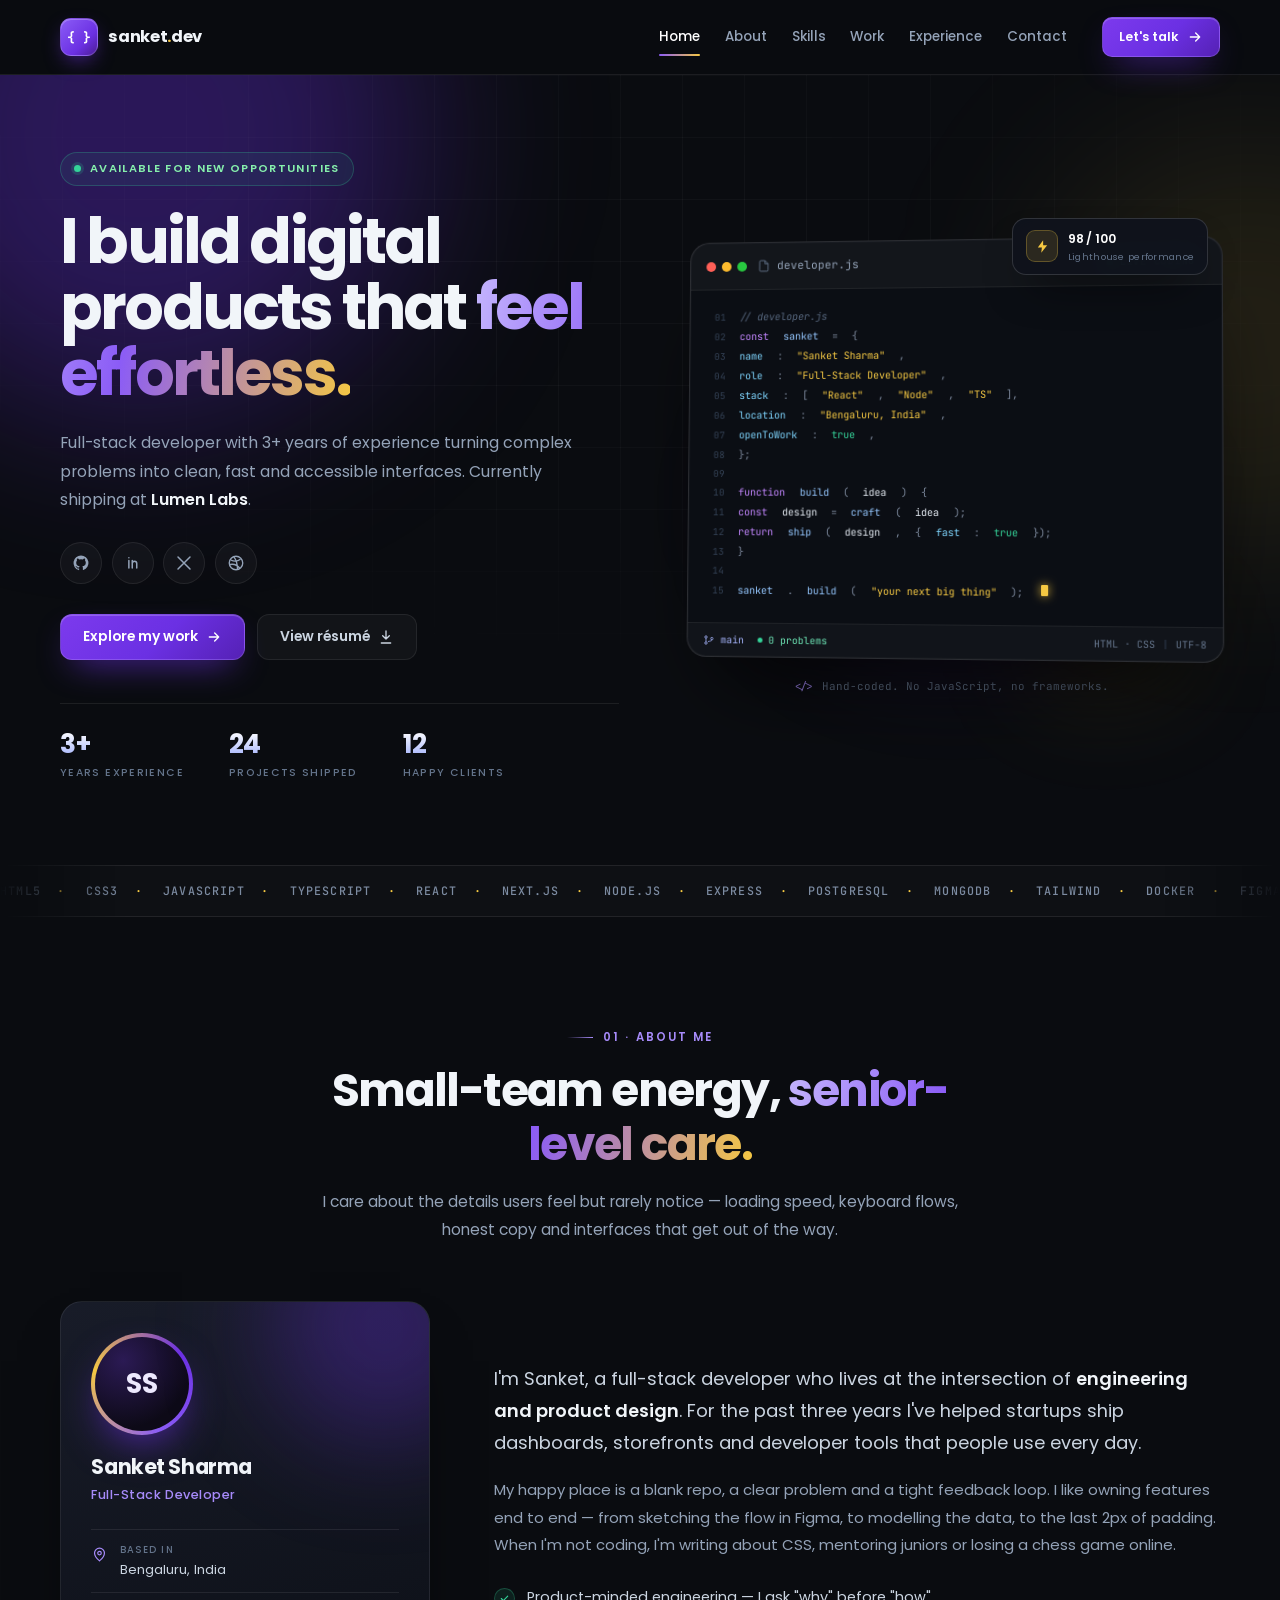
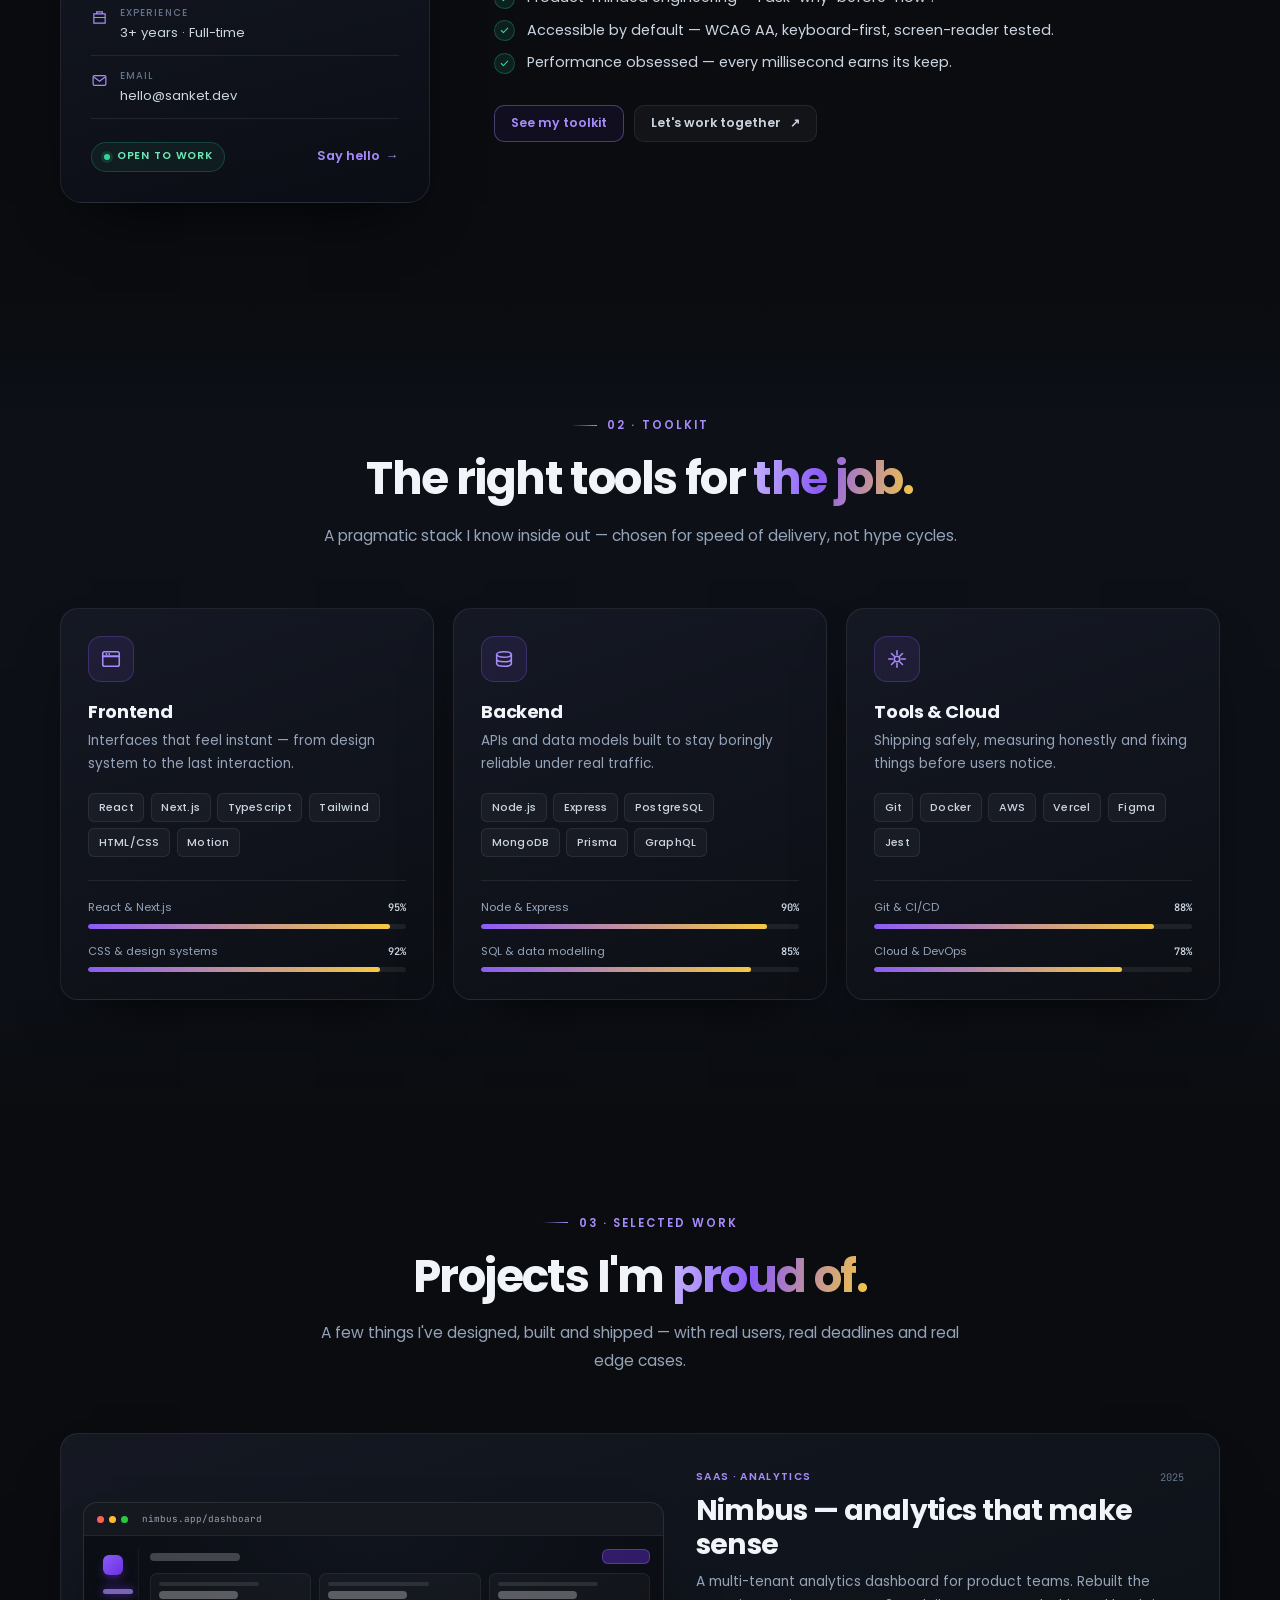
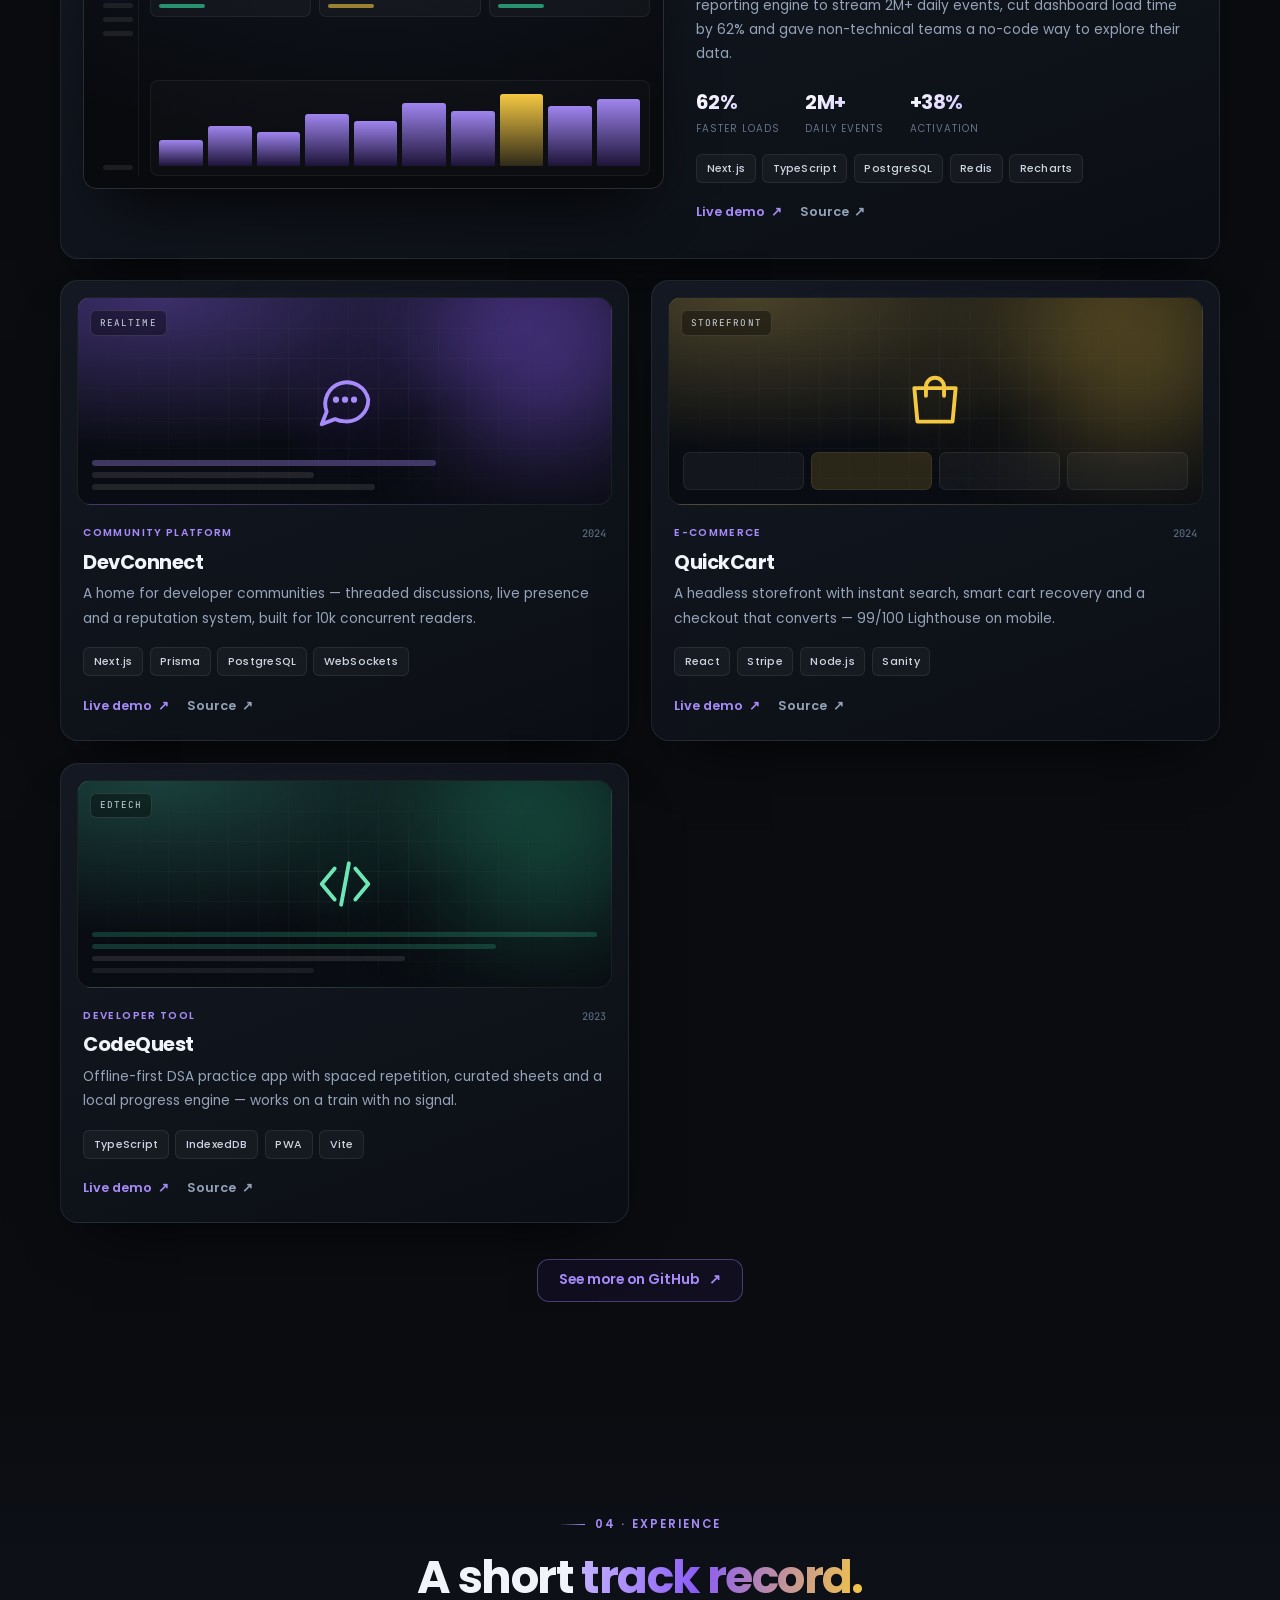
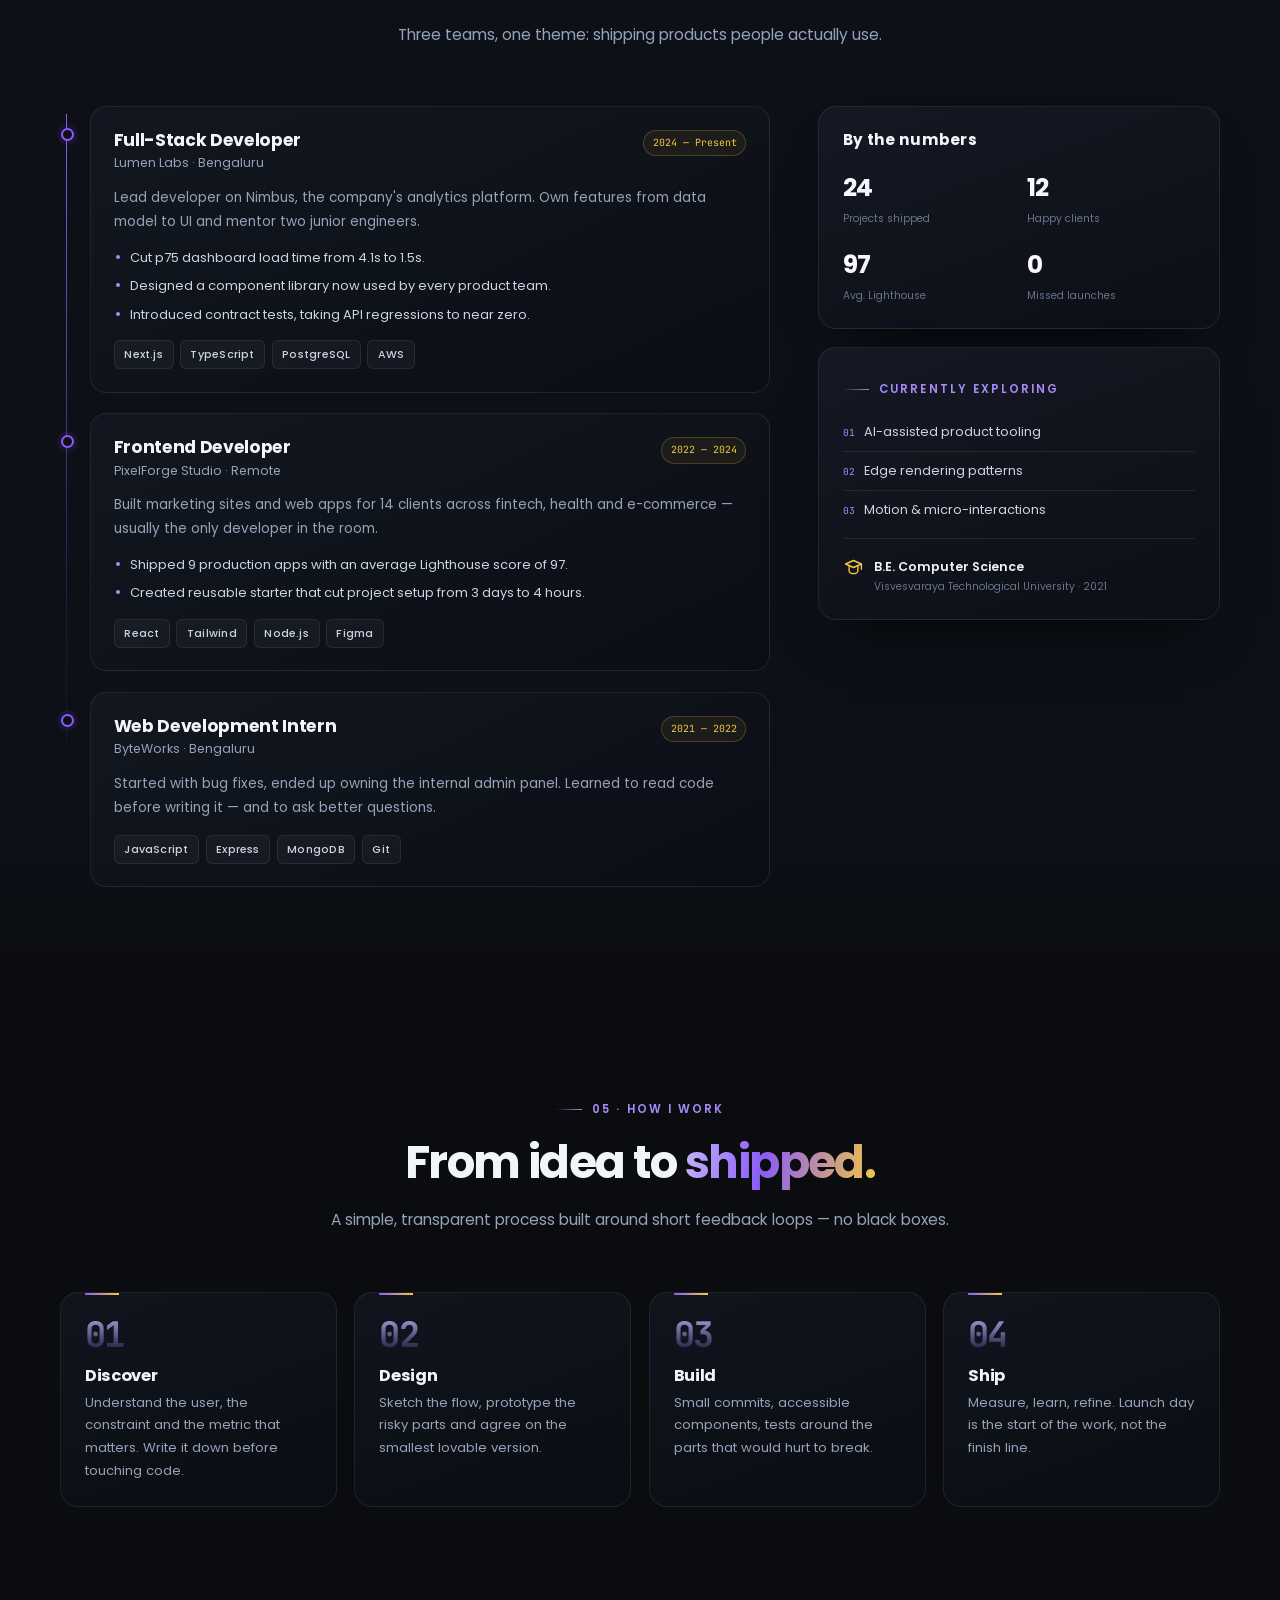
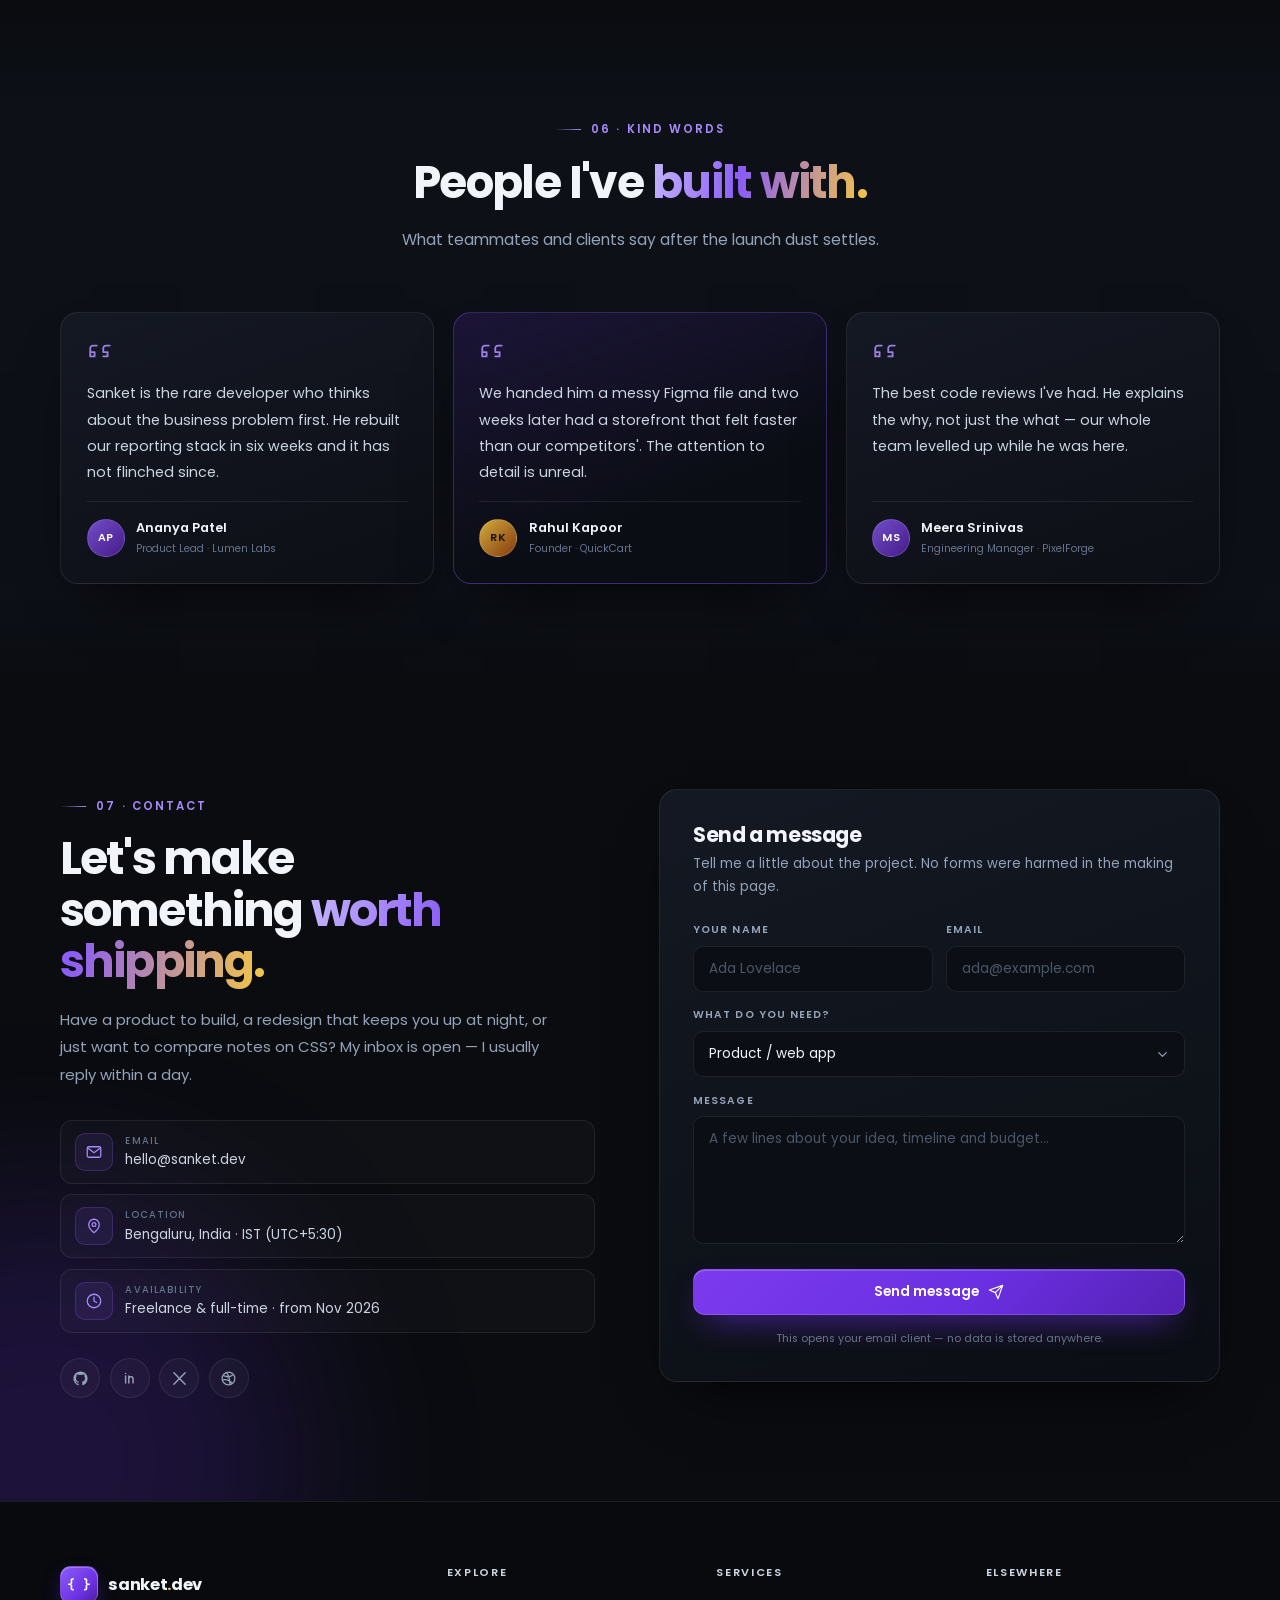
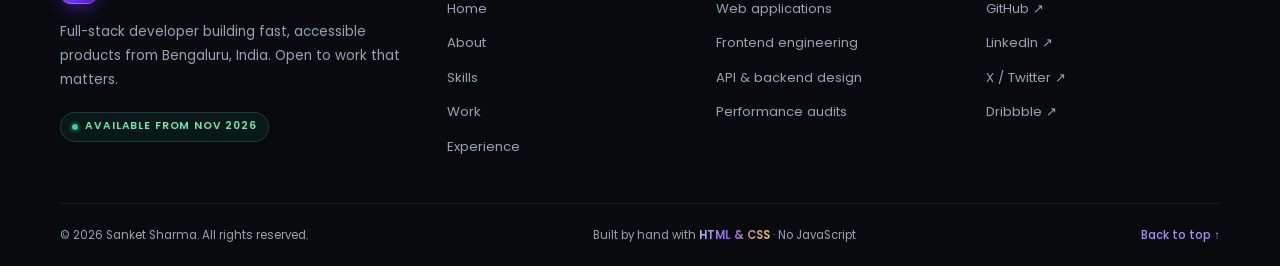
<file: index.html>
<!DOCTYPE html>
<html lang="en">
<head>
  <meta charset="UTF-8">
  <meta name="viewport" content="width=device-width, initial-scale=1.0">
  <title>Sanket Sharma — Full-Stack Developer</title>
  <meta name="description" content="Portfolio of Sanket Sharma, a full-stack developer crafting fast, accessible and human-friendly web products with React, Node and TypeScript.">
  <meta name="theme-color" content="#0a0c10">
  <link rel="icon" href="data:image/svg+xml,%3Csvg xmlns='http://www.w3.org/2000/svg' viewBox='0 0 64 64'%3E%3Crect width='64' height='64' rx='16' fill='%236b30e3'/%3E%3Ctext x='32' y='43' font-family='monospace' font-size='30' fill='%23fff' text-anchor='middle'%3E%7B%7D%3C/text%3E%3C/svg%3E">
  <link rel="preconnect" href="https://fonts.googleapis.com">
  <link rel="preconnect" href="https://fonts.gstatic.com" crossorigin>
  <link href="https://fonts.googleapis.com/css2?family=JetBrains+Mono:wght@400;500;700&family=Poppins:wght@400;500;600;700;800&display=swap" rel="stylesheet">
  <link rel="stylesheet" href="styles.css">
</head>
<body>
  <a class="skip-link" href="#main">Skip to content</a>

  <!-- ============ HEADER ============ -->
  <header class="site-header">
    <div class="container header-inner">
      <a class="brand" href="#home">
        <span class="brand__mark" aria-hidden="true">{ }</span>
        <span>sanket<span class="brand__dot">.</span>dev</span>
      </a>

      <input type="checkbox" id="nav-toggle" class="nav-toggle" aria-label="Open navigation menu">
      <label for="nav-toggle" class="burger">
        <span></span><span></span><span></span>
      </label>

      <nav class="nav" aria-label="Primary">
        <ul>
          <li><a class="nav-link is-active" href="#home">Home</a></li>
          <li><a class="nav-link" href="#about">About</a></li>
          <li><a class="nav-link" href="#skills">Skills</a></li>
          <li><a class="nav-link" href="#work">Work</a></li>
          <li><a class="nav-link" href="#experience">Experience</a></li>
          <li><a class="nav-link" href="#contact">Contact</a></li>
        </ul>
        <a class="btn btn--primary btn--sm nav-cta" href="#contact">
          Let's talk
          <svg viewBox="0 0 24 24" aria-hidden="true"><path d="M5 12h14M13 6l6 6-6 6" fill="none" stroke="currentColor" stroke-width="2" stroke-linecap="round" stroke-linejoin="round"/></svg>
        </a>
      </nav>
    </div>
  </header>

  <main id="main">
    <!-- ============ HERO ============ -->
    <section class="hero" id="home">
      <div class="hero__bg" aria-hidden="true">
        <span class="orb orb--purple"></span>
        <span class="orb orb--gold"></span>
        <span class="hero__grid"></span>
      </div>

      <div class="container hero__inner">
        <!-- Live coding panel (right) -->
        <div class="hero__visual">
          <div class="editor">
            <div class="editor__bar">
              <span class="editor__dots" aria-hidden="true"><i></i><i></i><i></i></span>
              <span class="editor__file">
                <svg viewBox="0 0 24 24" aria-hidden="true"><path d="M14 2H6a2 2 0 0 0-2 2v16a2 2 0 0 0 2 2h12a2 2 0 0 0 2-2V8z" fill="none" stroke="currentColor" stroke-width="1.7" stroke-linejoin="round"/><path d="M14 2v6h6" fill="none" stroke="currentColor" stroke-width="1.7" stroke-linejoin="round"/></svg>
                developer.js
              </span>
              <span class="editor__live"><i aria-hidden="true"></i> Live Coding</span>
            </div>

            <div class="code" role="img" aria-label="A JavaScript file describing Sanket: full-stack developer in Bengaluru, open to work.">
              <div class="line"><span class="ln">01</span><span class="cm">// developer.js</span></div>
              <div class="line"><span class="ln">02</span><span class="kw">const</span> <span class="fn">sanket</span> <span class="pun">=</span> <span class="pun">{</span></div>
              <div class="line"><span class="ln">03</span>  <span class="prop">name</span><span class="pun">:</span> <span class="str">"Sanket Sharma"</span><span class="pun">,</span></div>
              <div class="line"><span class="ln">04</span>  <span class="prop">role</span><span class="pun">:</span> <span class="str">"Full-Stack Developer"</span><span class="pun">,</span></div>
              <div class="line"><span class="ln">05</span>  <span class="prop">stack</span><span class="pun">:</span> <span class="pun">[</span><span class="str">"React"</span><span class="pun">,</span> <span class="str">"Node"</span><span class="pun">,</span> <span class="str">"TS"</span><span class="pun">],</span></div>
              <div class="line"><span class="ln">06</span>  <span class="prop">location</span><span class="pun">:</span> <span class="str">"Bengaluru, India"</span><span class="pun">,</span></div>
              <div class="line"><span class="ln">07</span>  <span class="prop">openToWork</span><span class="pun">:</span> <span class="bool">true</span><span class="pun">,</span></div>
              <div class="line"><span class="ln">08</span><span class="pun">};</span></div>
              <div class="line"><span class="ln">09</span></div>
              <div class="line"><span class="ln">10</span><span class="kw">function</span> <span class="fn">build</span><span class="pun">(</span><span class="arg">idea</span><span class="pun">)</span> <span class="pun">{</span></div>
              <div class="line"><span class="ln">11</span>  <span class="kw">const</span> <span class="arg">design</span> <span class="pun">=</span> <span class="fn">craft</span><span class="pun">(</span><span class="arg">idea</span><span class="pun">);</span></div>
              <div class="line"><span class="ln">12</span>  <span class="kw">return</span> <span class="fn">ship</span><span class="pun">(</span><span class="arg">design</span><span class="pun">,</span> <span class="pun">{</span> <span class="prop">fast</span><span class="pun">:</span> <span class="bool">true</span> <span class="pun">});</span></div>
              <div class="line"><span class="ln">13</span><span class="pun">}</span></div>
              <div class="line"><span class="ln">14</span></div>
              <div class="line"><span class="ln">15</span><span class="fn">sanket</span><span class="pun">.</span><span class="fn">build</span><span class="pun">(</span><span class="str">"your next big thing"</span><span class="pun">);</span><span class="caret" aria-hidden="true"></span></div>
            </div>

            <div class="editor__status">
              <span class="status-branch">
                <svg viewBox="0 0 24 24" aria-hidden="true"><circle cx="6" cy="6" r="2.4" fill="none" stroke="currentColor" stroke-width="1.6"/><circle cx="6" cy="18" r="2.4" fill="none" stroke="currentColor" stroke-width="1.6"/><circle cx="18" cy="9" r="2.4" fill="none" stroke="currentColor" stroke-width="1.6"/><path d="M6 8.4v7.2M18 11.4c0 3-4 2.6-8 3.6" fill="none" stroke="currentColor" stroke-width="1.6"/></svg>
                main
              </span>
              <span class="status-ok"><i aria-hidden="true"></i> 0 problems</span>
              <span class="status-right">HTML · CSS <span class="status-sep">|</span> UTF-8</span>
            </div>
          </div>

          <div class="float-chip">
            <span class="float-chip__icon" aria-hidden="true">
              <svg viewBox="0 0 24 24"><path d="M13 2 4.5 13.5H11l-1 8.5L19.5 10H13z" fill="currentColor"/></svg>
            </span>
            <span class="float-chip__text"><strong>98 / 100</strong><small>Lighthouse performance</small></span>
          </div>
          <p class="editor__caption"><span aria-hidden="true">&lt;/&gt;</span> Hand-coded. No JavaScript, no frameworks.</p>
        </div>

        <!-- Hero copy (left) -->
        <div class="hero__copy">
          <span class="badge">
            <i class="badge__dot" aria-hidden="true"></i>
            Available for new opportunities
          </span>

          <h1>I build digital products that <span class="grad">feel effortless.</span></h1>

          <p class="hero__lede">
            Full-stack developer with 3+ years of experience turning complex problems into
            clean, fast and accessible interfaces. Currently shipping at <strong>Lumen Labs</strong>.
          </p>

          <div class="hero__socials">
            <a href="https://github.com/" target="_blank" rel="noopener" aria-label="GitHub profile (opens in a new tab)">
              <svg viewBox="0 0 24 24" aria-hidden="true"><path d="M12 2a10 10 0 0 0-3.16 19.49c.5.09.68-.22.68-.48v-1.7c-2.78.6-3.37-1.34-3.37-1.34-.45-1.16-1.11-1.47-1.11-1.47-.9-.62.07-.6.07-.6 1 .07 1.53 1.03 1.53 1.03.9 1.52 2.34 1.08 2.91.83.09-.65.35-1.09.63-1.34-2.22-.25-4.55-1.11-4.55-4.94 0-1.09.39-1.98 1.03-2.68-.1-.25-.45-1.27.1-2.64 0 0 .84-.27 2.75 1.02a9.5 9.5 0 0 1 5 0c1.91-1.29 2.75-1.02 2.75-1.02.55 1.37.2 2.39.1 2.64.64.7 1.03 1.59 1.03 2.68 0 3.84-2.34 4.68-4.57 4.93.36.31.68.92.68 1.85v2.74c0 .27.18.58.69.48A10 10 0 0 0 12 2z" fill="currentColor"/></svg>
            </a>
            <a href="https://linkedin.com/" target="_blank" rel="noopener" aria-label="LinkedIn profile (opens in a new tab)">
              <svg viewBox="0 0 24 24" aria-hidden="true"><path d="M6.5 8.5v10M6.5 5v.01M11 18.5v-6a3 3 0 0 1 6 0v6M11 8.5v10" fill="none" stroke="currentColor" stroke-width="2" stroke-linecap="round"/></svg>
            </a>
            <a href="https://x.com/" target="_blank" rel="noopener" aria-label="X profile (opens in a new tab)">
              <svg viewBox="0 0 24 24" aria-hidden="true"><path d="M4 4l16 16M20 4 4 20" fill="none" stroke="currentColor" stroke-width="2" stroke-linecap="round"/></svg>
            </a>
            <a href="https://dribbble.com/" target="_blank" rel="noopener" aria-label="Dribbble profile (opens in a new tab)">
              <svg viewBox="0 0 24 24" aria-hidden="true"><circle cx="12" cy="12" r="9" fill="none" stroke="currentColor" stroke-width="1.8"/><path d="M5 8c4 2 9 2 13-1M4 14c5-1 10 1 13 5M9 3.5c3 4 5 9 5 17" fill="none" stroke="currentColor" stroke-width="1.8"/></svg>
            </a>
          </div>

          <div class="hero__actions">
            <a class="btn btn--primary" href="#work">
              Explore my work
              <svg viewBox="0 0 24 24" aria-hidden="true"><path d="M5 12h14M13 6l6 6-6 6" fill="none" stroke="currentColor" stroke-width="2" stroke-linecap="round" stroke-linejoin="round"/></svg>
            </a>
            <a class="btn btn--ghost" href="resume.html">
              View résumé
              <svg viewBox="0 0 24 24" aria-hidden="true"><path d="M12 3v12M7 10l5 5 5-5M5 21h14" fill="none" stroke="currentColor" stroke-width="2" stroke-linecap="round" stroke-linejoin="round"/></svg>
            </a>
          </div>

          <dl class="hero__stats">
            <div><dt>3+</dt><dd>Years experience</dd></div>
            <div><dt>24</dt><dd>Projects shipped</dd></div>
            <div><dt>12</dt><dd>Happy clients</dd></div>
          </dl>
        </div>
      </div>
    </section>

    <!-- ============ MARQUEE ============ -->
    <div class="marquee" aria-label="Technologies I work with">
      <div class="marquee__track">
        <ul class="marquee__group">
          <li>HTML5</li><li>CSS3</li><li>JavaScript</li><li>TypeScript</li><li>React</li><li>Next.js</li><li>Node.js</li><li>Express</li><li>PostgreSQL</li><li>MongoDB</li><li>Tailwind</li><li>Docker</li><li>Figma</li><li>AWS</li>
        </ul>
        <ul class="marquee__group" aria-hidden="true">
          <li>HTML5</li><li>CSS3</li><li>JavaScript</li><li>TypeScript</li><li>React</li><li>Next.js</li><li>Node.js</li><li>Express</li><li>PostgreSQL</li><li>MongoDB</li><li>Tailwind</li><li>Docker</li><li>Figma</li><li>AWS</li>
        </ul>
      </div>
    </div>

    <!-- ============ ABOUT ============ -->
    <section class="section" id="about">
      <div class="container">
        <div class="section-head">
          <span class="eyebrow">01 · About me</span>
          <h2>Small-team energy, <span class="grad">senior-level care.</span></h2>
          <p>I care about the details users feel but rarely notice — loading speed, keyboard flows, honest copy and interfaces that get out of the way.</p>
        </div>

        <div class="about">
          <aside class="profile-card">
            <div class="profile-card__glow" aria-hidden="true"></div>
            <div class="avatar-ring">
              <span class="avatar">SS</span>
            </div>
            <h3>Sanket Sharma</h3>
            <p class="profile-card__role">Full-Stack Developer</p>

            <ul class="profile-meta">
              <li>
                <svg viewBox="0 0 24 24" aria-hidden="true"><path d="M12 21s7-5.4 7-11a7 7 0 1 0-14 0c0 5.6 7 11 7 11z" fill="none" stroke="currentColor" stroke-width="1.7"/><circle cx="12" cy="10" r="2.5" fill="none" stroke="currentColor" stroke-width="1.7"/></svg>
                <span><small>Based in</small>Bengaluru, India</span>
              </li>
              <li>
                <svg viewBox="0 0 24 24" aria-hidden="true"><path d="M4 7h16v13H4z" fill="none" stroke="currentColor" stroke-width="1.7"/><path d="M8 7V4h8v3M4 12h16" fill="none" stroke="currentColor" stroke-width="1.7"/></svg>
                <span><small>Experience</small>3+ years · Full-time</span>
              </li>
              <li>
                <svg viewBox="0 0 24 24" aria-hidden="true"><rect x="3" y="5" width="18" height="14" rx="2" fill="none" stroke="currentColor" stroke-width="1.7"/><path d="m4 7 8 6 8-6" fill="none" stroke="currentColor" stroke-width="1.7"/></svg>
                <span><small>Email</small>hello@sanket.dev</span>
              </li>
            </ul>

            <div class="profile-card__foot">
              <span class="status-pill"><i aria-hidden="true"></i> Open to work</span>
              <a href="#contact" class="link-arrow">Say hello <span aria-hidden="true">→</span></a>
            </div>
          </aside>

          <div class="about__copy">
            <p class="lede">
              I'm Sanket, a full-stack developer who lives at the intersection of
              <strong>engineering and product design</strong>. For the past three years I've helped
              startups ship dashboards, storefronts and developer tools that people use every day.
            </p>
            <p class="muted">
              My happy place is a blank repo, a clear problem and a tight feedback loop. I like
              owning features end to end — from sketching the flow in Figma, to modelling the data,
              to the last 2px of padding. When I'm not coding, I'm writing about CSS, mentoring
              juniors or losing a chess game online.
            </p>

            <ul class="about-points">
              <li>
                <span class="check" aria-hidden="true">
                  <svg viewBox="0 0 24 24"><path d="m5 12 4.5 4.5L19 7" fill="none" stroke="currentColor" stroke-width="2.4" stroke-linecap="round" stroke-linejoin="round"/></svg>
                </span>
                Product-minded engineering — I ask "why" before "how".
              </li>
              <li>
                <span class="check" aria-hidden="true">
                  <svg viewBox="0 0 24 24"><path d="m5 12 4.5 4.5L19 7" fill="none" stroke="currentColor" stroke-width="2.4" stroke-linecap="round" stroke-linejoin="round"/></svg>
                </span>
                Accessible by default — WCAG AA, keyboard-first, screen-reader tested.
              </li>
              <li>
                <span class="check" aria-hidden="true">
                  <svg viewBox="0 0 24 24"><path d="m5 12 4.5 4.5L19 7" fill="none" stroke="currentColor" stroke-width="2.4" stroke-linecap="round" stroke-linejoin="round"/></svg>
                </span>
                Performance obsessed — every millisecond earns its keep.
              </li>
            </ul>

            <div class="about__actions">
              <a class="btn btn--outline btn--sm" href="#skills">See my toolkit</a>
              <a class="btn btn--ghost btn--sm" href="#contact">Let's work together <span aria-hidden="true">↗</span></a>
            </div>
          </div>
        </div>
      </div>
    </section>

    <!-- ============ SKILLS ============ -->
    <section class="section section--alt" id="skills">
      <div class="container">
        <div class="section-head">
          <span class="eyebrow">02 · Toolkit</span>
          <h2>The right tools for <span class="grad">the job.</span></h2>
          <p>A pragmatic stack I know inside out — chosen for speed of delivery, not hype cycles.</p>
        </div>

        <div class="skills">
          <article class="card skill-card">
            <div class="skill-card__icon">
              <svg viewBox="0 0 24 24" aria-hidden="true"><rect x="3" y="4" width="18" height="16" rx="2" fill="none" stroke="currentColor" stroke-width="1.7"/><path d="M3 9h18M7 6.5h.01M10 6.5h.01" fill="none" stroke="currentColor" stroke-width="2" stroke-linecap="round"/></svg>
            </div>
            <h3>Frontend</h3>
            <p>Interfaces that feel instant — from design system to the last interaction.</p>
            <ul class="tags">
              <li>React</li><li>Next.js</li><li>TypeScript</li><li>Tailwind</li><li>HTML/CSS</li><li>Motion</li>
            </ul>
            <div class="meters">
              <div class="meter-row"><div class="meter-top"><span>React &amp; Next.js</span><b>95%</b></div><div class="meter"><i style="--value:95%"></i></div></div>
              <div class="meter-row"><div class="meter-top"><span>CSS &amp; design systems</span><b>92%</b></div><div class="meter"><i style="--value:92%"></i></div></div>
            </div>
          </article>

          <article class="card skill-card">
            <div class="skill-card__icon">
              <svg viewBox="0 0 24 24" aria-hidden="true"><path d="M4 7c0-1.7 3.6-3 8-3s8 1.3 8 3-3.6 3-8 3-8-1.3-8-3z" fill="none" stroke="currentColor" stroke-width="1.7"/><path d="M4 7v5c0 1.7 3.6 3 8 3s8-1.3 8-3V7M4 12v5c0 1.7 3.6 3 8 3s8-1.3 8-3v-5" fill="none" stroke="currentColor" stroke-width="1.7"/></svg>
            </div>
            <h3>Backend</h3>
            <p>APIs and data models built to stay boringly reliable under real traffic.</p>
            <ul class="tags">
              <li>Node.js</li><li>Express</li><li>PostgreSQL</li><li>MongoDB</li><li>Prisma</li><li>GraphQL</li>
            </ul>
            <div class="meters">
              <div class="meter-row"><div class="meter-top"><span>Node &amp; Express</span><b>90%</b></div><div class="meter"><i style="--value:90%"></i></div></div>
              <div class="meter-row"><div class="meter-top"><span>SQL &amp; data modelling</span><b>85%</b></div><div class="meter"><i style="--value:85%"></i></div></div>
            </div>
          </article>

          <article class="card skill-card">
            <div class="skill-card__icon">
              <svg viewBox="0 0 24 24" aria-hidden="true"><path d="M12 3v4M12 17v4M3 12h4M17 12h4M6 6l2.8 2.8M15.2 15.2 18 18M18 6l-2.8 2.8M8.8 15.2 6 18" fill="none" stroke="currentColor" stroke-width="1.7" stroke-linecap="round"/><circle cx="12" cy="12" r="3" fill="none" stroke="currentColor" stroke-width="1.7"/></svg>
            </div>
            <h3>Tools &amp; Cloud</h3>
            <p>Shipping safely, measuring honestly and fixing things before users notice.</p>
            <ul class="tags">
              <li>Git</li><li>Docker</li><li>AWS</li><li>Vercel</li><li>Figma</li><li>Jest</li>
            </ul>
            <div class="meters">
              <div class="meter-row"><div class="meter-top"><span>Git &amp; CI/CD</span><b>88%</b></div><div class="meter"><i style="--value:88%"></i></div></div>
              <div class="meter-row"><div class="meter-top"><span>Cloud &amp; DevOps</span><b>78%</b></div><div class="meter"><i style="--value:78%"></i></div></div>
            </div>
          </article>
        </div>
      </div>
    </section>

    <!-- ============ WORK ============ -->
    <section class="section" id="work">
      <div class="container">
        <div class="section-head">
          <span class="eyebrow">03 · Selected work</span>
          <h2>Projects I'm <span class="grad">proud of.</span></h2>
          <p>A few things I've designed, built and shipped — with real users, real deadlines and real edge cases.</p>
        </div>

        <div class="projects">
          <!-- Featured -->
          <article class="card project project--featured">
            <div class="project__visual">
              <div class="mock mock--dash">
                <div class="mock__bar"><span class="mock__dot"></span><span class="mock__dot"></span><span class="mock__dot"></span><em>nimbus.app/dashboard</em></div>
                <div class="mock__screen">
                  <div class="dash">
                    <div class="dash__side">
                      <span class="dash__logo"></span>
                      <span class="dash__nav is-on"></span>
                      <span class="dash__nav"></span>
                      <span class="dash__nav"></span>
                      <span class="dash__nav"></span>
                      <span class="dash__nav dash__nav--end"></span>
                    </div>
                    <div class="dash__main">
                      <div class="dash__head"><span class="skel skel--title"></span><span class="skel skel--pill"></span></div>
                      <div class="dash__stats">
                        <div class="dash__stat"><span class="skel skel--xs"></span><b class="skel skel--num"></b><span class="up"></span></div>
                        <div class="dash__stat"><span class="skel skel--xs"></span><b class="skel skel--num"></b><span class="up up--gold"></span></div>
                        <div class="dash__stat"><span class="skel skel--xs"></span><b class="skel skel--num"></b><span class="up"></span></div>
                      </div>
                      <div class="dash__chart">
                        <span style="--h:34%"></span><span style="--h:52%"></span><span style="--h:44%"></span><span style="--h:68%"></span><span style="--h:58%"></span><span style="--h:82%"></span><span style="--h:72%"></span><span style="--h:94%"></span><span style="--h:78%"></span><span style="--h:88%"></span>
                      </div>
                    </div>
                  </div>
                </div>
              </div>
            </div>

            <div class="project__body">
              <div class="project__top">
                <span class="project__kicker">SaaS · Analytics</span>
                <span class="project__year">2025</span>
              </div>
              <h3>Nimbus — analytics that make sense</h3>
              <p>
                A multi-tenant analytics dashboard for product teams. Rebuilt the reporting
                engine to stream 2M+ daily events, cut dashboard load time by 62% and gave
                non-technical teams a no-code way to explore their data.
              </p>
              <ul class="stats-row">
                <li><strong>62%</strong><span>faster loads</span></li>
                <li><strong>2M+</strong><span>daily events</span></li>
                <li><strong>+38%</strong><span>activation</span></li>
              </ul>
              <ul class="tags">
                <li>Next.js</li><li>TypeScript</li><li>PostgreSQL</li><li>Redis</li><li>Recharts</li>
              </ul>
              <div class="project__links">
                <a class="link-arrow" href="#" aria-label="Nimbus live demo">Live demo <span aria-hidden="true">↗</span></a>
                <a class="link-arrow link-arrow--muted" href="#" aria-label="Nimbus source code">Source <span aria-hidden="true">↗</span></a>
              </div>
            </div>
          </article>

          <!-- Project 2 -->
          <article class="card project">
            <div class="project__visual">
              <div class="cover cover--purple">
                <span class="cover__glow" aria-hidden="true"></span>
                <span class="cover__label">Realtime</span>
                <svg class="cover__icon" viewBox="0 0 24 24" aria-hidden="true"><path d="M21 11.5a8.4 8.4 0 0 1-9 8.4 8.6 8.6 0 0 1-3.9-.9L3 21l1.9-4.9a8.4 8.4 0 1 1 16.1-4.6z" fill="none" stroke="currentColor" stroke-width="1.5" stroke-linejoin="round"/><path d="M8.5 11.5h.01M12 11.5h.01M15.5 11.5h.01" fill="none" stroke="currentColor" stroke-width="2.4" stroke-linecap="round"/></svg>
                <div class="cover__rows" aria-hidden="true"><span></span><span></span><span></span></div>
              </div>
            </div>
            <div class="project__body">
              <div class="project__top">
                <span class="project__kicker">Community platform</span>
                <span class="project__year">2024</span>
              </div>
              <h3>DevConnect</h3>
              <p>A home for developer communities — threaded discussions, live presence and a reputation system, built for 10k concurrent readers.</p>
              <ul class="tags"><li>Next.js</li><li>Prisma</li><li>PostgreSQL</li><li>WebSockets</li></ul>
              <div class="project__links">
                <a class="link-arrow" href="#">Live demo <span aria-hidden="true">↗</span></a>
                <a class="link-arrow link-arrow--muted" href="#">Source <span aria-hidden="true">↗</span></a>
              </div>
            </div>
          </article>

          <!-- Project 3 -->
          <article class="card project">
            <div class="project__visual">
              <div class="cover cover--gold">
                <span class="cover__glow" aria-hidden="true"></span>
                <span class="cover__label">Storefront</span>
                <svg class="cover__icon" viewBox="0 0 24 24" aria-hidden="true"><path d="M4 7h16l-1.2 13H5.2L4 7z" fill="none" stroke="currentColor" stroke-width="1.5" stroke-linejoin="round"/><path d="M8.5 10V6.5a3.5 3.5 0 0 1 7 0V10" fill="none" stroke="currentColor" stroke-width="1.5" stroke-linecap="round"/></svg>
                <div class="cover__tiles" aria-hidden="true"><span></span><span></span><span></span><span></span></div>
              </div>
            </div>
            <div class="project__body">
              <div class="project__top">
                <span class="project__kicker">E-commerce</span>
                <span class="project__year">2024</span>
              </div>
              <h3>QuickCart</h3>
              <p>A headless storefront with instant search, smart cart recovery and a checkout that converts — 99/100 Lighthouse on mobile.</p>
              <ul class="tags"><li>React</li><li>Stripe</li><li>Node.js</li><li>Sanity</li></ul>
              <div class="project__links">
                <a class="link-arrow" href="#">Live demo <span aria-hidden="true">↗</span></a>
                <a class="link-arrow link-arrow--muted" href="#">Source <span aria-hidden="true">↗</span></a>
              </div>
            </div>
          </article>

          <!-- Project 4 -->
          <article class="card project">
            <div class="project__visual">
              <div class="cover cover--green">
                <span class="cover__glow" aria-hidden="true"></span>
                <span class="cover__label">EdTech</span>
                <svg class="cover__icon" viewBox="0 0 24 24" aria-hidden="true"><path d="m8 6-5 6 5 6M16 6l5 6-5 6M13.5 4l-3 16" fill="none" stroke="currentColor" stroke-width="1.5" stroke-linecap="round" stroke-linejoin="round"/></svg>
                <div class="cover__lines" aria-hidden="true"><span></span><span></span><span></span><span></span></div>
              </div>
            </div>
            <div class="project__body">
              <div class="project__top">
                <span class="project__kicker">Developer tool</span>
                <span class="project__year">2023</span>
              </div>
              <h3>CodeQuest</h3>
              <p>Offline-first DSA practice app with spaced repetition, curated sheets and a local progress engine — works on a train with no signal.</p>
              <ul class="tags"><li>TypeScript</li><li>IndexedDB</li><li>PWA</li><li>Vite</li></ul>
              <div class="project__links">
                <a class="link-arrow" href="#">Live demo <span aria-hidden="true">↗</span></a>
                <a class="link-arrow link-arrow--muted" href="#">Source <span aria-hidden="true">↗</span></a>
              </div>
            </div>
          </article>
        </div>

        <div class="projects__more">
          <a class="btn btn--outline" href="https://github.com/" target="_blank" rel="noopener">See more on GitHub <span aria-hidden="true">↗</span></a>
        </div>
      </div>
    </section>

    <!-- ============ EXPERIENCE ============ -->
    <section class="section section--alt" id="experience">
      <div class="container">
        <div class="section-head">
          <span class="eyebrow">04 · Experience</span>
          <h2>A short <span class="grad">track record.</span></h2>
          <p>Three teams, one theme: shipping products people actually use.</p>
        </div>

        <div class="exp">
          <ol class="timeline">
            <li class="tl-item">
              <span class="tl-dot" aria-hidden="true"></span>
              <div class="tl-card">
                <div class="tl-head">
                  <div>
                    <h3>Full-Stack Developer</h3>
                    <p>Lumen Labs · Bengaluru</p>
                  </div>
                  <span class="tl-date">2024 — Present</span>
                </div>
                <p class="tl-desc">Lead developer on Nimbus, the company's analytics platform. Own features from data model to UI and mentor two junior engineers.</p>
                <ul class="tl-list">
                  <li>Cut p75 dashboard load time from 4.1s to 1.5s.</li>
                  <li>Designed a component library now used by every product team.</li>
                  <li>Introduced contract tests, taking API regressions to near zero.</li>
                </ul>
                <ul class="tags"><li>Next.js</li><li>TypeScript</li><li>PostgreSQL</li><li>AWS</li></ul>
              </div>
            </li>

            <li class="tl-item">
              <span class="tl-dot" aria-hidden="true"></span>
              <div class="tl-card">
                <div class="tl-head">
                  <div>
                    <h3>Frontend Developer</h3>
                    <p>PixelForge Studio · Remote</p>
                  </div>
                  <span class="tl-date">2022 — 2024</span>
                </div>
                <p class="tl-desc">Built marketing sites and web apps for 14 clients across fintech, health and e-commerce — usually the only developer in the room.</p>
                <ul class="tl-list">
                  <li>Shipped 9 production apps with an average Lighthouse score of 97.</li>
                  <li>Created reusable starter that cut project setup from 3 days to 4 hours.</li>
                </ul>
                <ul class="tags"><li>React</li><li>Tailwind</li><li>Node.js</li><li>Figma</li></ul>
              </div>
            </li>

            <li class="tl-item">
              <span class="tl-dot" aria-hidden="true"></span>
              <div class="tl-card">
                <div class="tl-head">
                  <div>
                    <h3>Web Development Intern</h3>
                    <p>ByteWorks · Bengaluru</p>
                  </div>
                  <span class="tl-date">2021 — 2022</span>
                </div>
                <p class="tl-desc">Started with bug fixes, ended up owning the internal admin panel. Learned to read code before writing it — and to ask better questions.</p>
                <ul class="tags"><li>JavaScript</li><li>Express</li><li>MongoDB</li><li>Git</li></ul>
              </div>
            </li>
          </ol>

          <aside class="exp__aside">
            <div class="card numbers-card">
              <h3>By the numbers</h3>
              <div class="numbers">
                <div><strong>24</strong><span>Projects shipped</span></div>
                <div><strong>12</strong><span>Happy clients</span></div>
                <div><strong>97</strong><span>Avg. Lighthouse</span></div>
                <div><strong>0</strong><span>Missed launches</span></div>
              </div>
            </div>

            <div class="card learning-card">
              <span class="eyebrow">Currently exploring</span>
              <ul class="learning-list">
                <li><span aria-hidden="true">01</span>AI-assisted product tooling</li>
                <li><span aria-hidden="true">02</span>Edge rendering patterns</li>
                <li><span aria-hidden="true">03</span>Motion &amp; micro-interactions</li>
              </ul>
              <div class="learning-card__edu">
                <svg viewBox="0 0 24 24" aria-hidden="true"><path d="m3 8 9-4 9 4-9 4-9-4z" fill="none" stroke="currentColor" stroke-width="1.6" stroke-linejoin="round"/><path d="M7 10.5V16c0 1.5 2.2 3 5 3s5-1.5 5-3v-5.5" fill="none" stroke="currentColor" stroke-width="1.6"/><path d="M21 8v6" fill="none" stroke="currentColor" stroke-width="1.6" stroke-linecap="round"/></svg>
                <p><strong>B.E. Computer Science</strong><small>Visvesvaraya Technological University · 2021</small></p>
              </div>
            </div>
          </aside>
        </div>
      </div>
    </section>

    <!-- ============ PROCESS ============ -->
    <section class="section" id="process">
      <div class="container">
        <div class="section-head">
          <span class="eyebrow">05 · How I work</span>
          <h2>From idea to <span class="grad">shipped.</span></h2>
          <p>A simple, transparent process built around short feedback loops — no black boxes.</p>
        </div>

        <div class="process">
          <article class="process-card">
            <span class="process-card__num" aria-hidden="true">01</span>
            <h3>Discover</h3>
            <p>Understand the user, the constraint and the metric that matters. Write it down before touching code.</p>
          </article>
          <article class="process-card">
            <span class="process-card__num" aria-hidden="true">02</span>
            <h3>Design</h3>
            <p>Sketch the flow, prototype the risky parts and agree on the smallest lovable version.</p>
          </article>
          <article class="process-card">
            <span class="process-card__num" aria-hidden="true">03</span>
            <h3>Build</h3>
            <p>Small commits, accessible components, tests around the parts that would hurt to break.</p>
          </article>
          <article class="process-card">
            <span class="process-card__num" aria-hidden="true">04</span>
            <h3>Ship</h3>
            <p>Measure, learn, refine. Launch day is the start of the work, not the finish line.</p>
          </article>
        </div>
      </div>
    </section>

    <!-- ============ TESTIMONIALS ============ -->
    <section class="section section--alt" id="kind-words">
      <div class="container">
        <div class="section-head">
          <span class="eyebrow">06 · Kind words</span>
          <h2>People I've <span class="grad">built with.</span></h2>
          <p>What teammates and clients say after the launch dust settles.</p>
        </div>

        <div class="quotes">
          <figure class="card quote">
            <svg class="quote__mark" viewBox="0 0 24 24" aria-hidden="true"><path d="M9 7H5.5A2.5 2.5 0 0 0 3 9.5V13h4v4H3a1 1 0 0 0 0 0h0V9.5M21 7h-3.5A2.5 2.5 0 0 0 15 9.5V13h4v4h-4" fill="none" stroke="currentColor" stroke-width="1.7" stroke-linecap="round" stroke-linejoin="round"/></svg>
            <blockquote>Sanket is the rare developer who thinks about the business problem first. He rebuilt our reporting stack in six weeks and it has not flinched since.</blockquote>
            <figcaption>
              <span class="quote__avatar">AP</span>
              <span><strong>Ananya Patel</strong><small>Product Lead · Lumen Labs</small></span>
            </figcaption>
          </figure>

          <figure class="card quote quote--featured">
            <svg class="quote__mark" viewBox="0 0 24 24" aria-hidden="true"><path d="M9 7H5.5A2.5 2.5 0 0 0 3 9.5V13h4v4H3a1 1 0 0 0 0 0h0V9.5M21 7h-3.5A2.5 2.5 0 0 0 15 9.5V13h4v4h-4" fill="none" stroke="currentColor" stroke-width="1.7" stroke-linecap="round" stroke-linejoin="round"/></svg>
            <blockquote>We handed him a messy Figma file and two weeks later had a storefront that felt faster than our competitors'. The attention to detail is unreal.</blockquote>
            <figcaption>
              <span class="quote__avatar quote__avatar--gold">RK</span>
              <span><strong>Rahul Kapoor</strong><small>Founder · QuickCart</small></span>
            </figcaption>
          </figure>

          <figure class="card quote">
            <svg class="quote__mark" viewBox="0 0 24 24" aria-hidden="true"><path d="M9 7H5.5A2.5 2.5 0 0 0 3 9.5V13h4v4H3a1 1 0 0 0 0 0h0V9.5M21 7h-3.5A2.5 2.5 0 0 0 15 9.5V13h4v4h-4" fill="none" stroke="currentColor" stroke-width="1.7" stroke-linecap="round" stroke-linejoin="round"/></svg>
            <blockquote>The best code reviews I've had. He explains the why, not just the what — our whole team levelled up while he was here.</blockquote>
            <figcaption>
              <span class="quote__avatar">MS</span>
              <span><strong>Meera Srinivas</strong><small>Engineering Manager · PixelForge</small></span>
            </figcaption>
          </figure>
        </div>
      </div>
    </section>

    <!-- ============ CONTACT ============ -->
    <section class="section contact" id="contact">
      <div class="container">
        <div class="contact__grid">
          <div class="contact__copy">
            <span class="eyebrow">07 · Contact</span>
            <h2>Let's make something <span class="grad">worth shipping.</span></h2>
            <p class="muted">
              Have a product to build, a redesign that keeps you up at night, or just want to
              compare notes on CSS? My inbox is open — I usually reply within a day.
            </p>

            <ul class="contact-list">
              <li>
                <span class="contact-list__icon">
                  <svg viewBox="0 0 24 24" aria-hidden="true"><rect x="3" y="5" width="18" height="14" rx="2" fill="none" stroke="currentColor" stroke-width="1.7"/><path d="m4 7 8 6 8-6" fill="none" stroke="currentColor" stroke-width="1.7"/></svg>
                </span>
                <span><small>Email</small><a href="mailto:hello@sanket.dev">hello@sanket.dev</a></span>
              </li>
              <li>
                <span class="contact-list__icon">
                  <svg viewBox="0 0 24 24" aria-hidden="true"><path d="M12 21s7-5.4 7-11a7 7 0 1 0-14 0c0 5.6 7 11 7 11z" fill="none" stroke="currentColor" stroke-width="1.7"/><circle cx="12" cy="10" r="2.5" fill="none" stroke="currentColor" stroke-width="1.7"/></svg>
                </span>
                <span><small>Location</small>Bengaluru, India · IST (UTC+5:30)</span>
              </li>
              <li>
                <span class="contact-list__icon">
                  <svg viewBox="0 0 24 24" aria-hidden="true"><circle cx="12" cy="12" r="9" fill="none" stroke="currentColor" stroke-width="1.7"/><path d="M12 7v5l3.5 2" fill="none" stroke="currentColor" stroke-width="1.7" stroke-linecap="round"/></svg>
                </span>
                <span><small>Availability</small>Freelance &amp; full-time · from Nov 2026</span>
              </li>
            </ul>

            <div class="socials">
              <a href="https://github.com/" target="_blank" rel="noopener" aria-label="GitHub (opens in a new tab)">
                <svg viewBox="0 0 24 24" aria-hidden="true"><path d="M12 2a10 10 0 0 0-3.16 19.49c.5.09.68-.22.68-.48v-1.7c-2.78.6-3.37-1.34-3.37-1.34-.45-1.16-1.11-1.47-1.11-1.47-.9-.62.07-.6.07-.6 1 .07 1.53 1.03 1.53 1.03.9 1.52 2.34 1.08 2.91.83.09-.65.35-1.09.63-1.34-2.22-.25-4.55-1.11-4.55-4.94 0-1.09.39-1.98 1.03-2.68-.1-.25-.45-1.27.1-2.64 0 0 .84-.27 2.75 1.02a9.5 9.5 0 0 1 5 0c1.91-1.29 2.75-1.02 2.75-1.02.55 1.37.2 2.39.1 2.64.64.7 1.03 1.59 1.03 2.68 0 3.84-2.34 4.68-4.57 4.93.36.31.68.92.68 1.85v2.74c0 .27.18.58.69.48A10 10 0 0 0 12 2z" fill="currentColor"/></svg>
              </a>
              <a href="https://linkedin.com/" target="_blank" rel="noopener" aria-label="LinkedIn (opens in a new tab)">
                <svg viewBox="0 0 24 24" aria-hidden="true"><path d="M6.5 8.5v10M6.5 5v.01M11 18.5v-6a3 3 0 0 1 6 0v6M11 8.5v10" fill="none" stroke="currentColor" stroke-width="2" stroke-linecap="round"/></svg>
              </a>
              <a href="https://x.com/" target="_blank" rel="noopener" aria-label="X (opens in a new tab)">
                <svg viewBox="0 0 24 24" aria-hidden="true"><path d="M4 4l16 16M20 4 4 20" fill="none" stroke="currentColor" stroke-width="2" stroke-linecap="round"/></svg>
              </a>
              <a href="https://dribbble.com/" target="_blank" rel="noopener" aria-label="Dribbble (opens in a new tab)">
                <svg viewBox="0 0 24 24" aria-hidden="true"><circle cx="12" cy="12" r="9" fill="none" stroke="currentColor" stroke-width="1.8"/><path d="M5 8c4 2 9 2 13-1M4 14c5-1 10 1 13 5M9 3.5c3 4 5 9 5 17" fill="none" stroke="currentColor" stroke-width="1.8"/></svg>
              </a>
            </div>
          </div>

          <div class="card contact-form-card">
            <h3>Send a message</h3>
            <p class="muted">Tell me a little about the project. No forms were harmed in the making of this page.</p>

            <form class="contact-form" action="mailto:hello@sanket.dev" method="post" enctype="text/plain">
              <div class="form-row">
                <div class="field">
                  <label for="name">Your name</label>
                  <input id="name" name="name" type="text" placeholder="Ada Lovelace" autocomplete="name" required>
                </div>
                <div class="field">
                  <label for="email">Email</label>
                  <input id="email" name="email" type="email" placeholder="ada@example.com" autocomplete="email" required>
                </div>
              </div>

              <div class="field">
                <label for="topic">What do you need?</label>
                <select id="topic" name="topic">
                  <option>Product / web app</option>
                  <option>Website or landing page</option>
                  <option>UI engineering &amp; design system</option>
                  <option>Performance audit</option>
                  <option>Something else</option>
                </select>
              </div>

              <div class="field">
                <label for="message">Message</label>
                <textarea id="message" name="message" rows="5" placeholder="A few lines about your idea, timeline and budget…" required></textarea>
              </div>

              <button class="btn btn--primary contact-form__submit" type="submit">
                Send message
                <svg viewBox="0 0 24 24" aria-hidden="true"><path d="M22 2 11 13M22 2l-7 20-4-9-9-4 20-7z" fill="none" stroke="currentColor" stroke-width="1.8" stroke-linecap="round" stroke-linejoin="round"/></svg>
              </button>
              <p class="form-note">This opens your email client — no data is stored anywhere.</p>
            </form>
          </div>
        </div>
      </div>
    </section>
  </main>

  <!-- ============ FOOTER ============ -->
  <footer class="site-footer">
    <div class="container footer__grid">
      <div class="footer__brand">
        <a class="brand" href="#home">
          <span class="brand__mark" aria-hidden="true">{ }</span>
          <span>sanket<span class="brand__dot">.</span>dev</span>
        </a>
        <p>Full-stack developer building fast, accessible products from Bengaluru, India. Open to work that matters.</p>
        <span class="status-pill"><i aria-hidden="true"></i> Available from Nov 2026</span>
      </div>

      <nav class="footer__col" aria-label="Explore">
        <h4>Explore</h4>
        <ul>
          <li><a href="#home">Home</a></li>
          <li><a href="#about">About</a></li>
          <li><a href="#skills">Skills</a></li>
          <li><a href="#work">Work</a></li>
          <li><a href="#experience">Experience</a></li>
        </ul>
      </nav>

      <nav class="footer__col" aria-label="Services">
        <h4>Services</h4>
        <ul>
          <li><a href="#contact">Web applications</a></li>
          <li><a href="#contact">Frontend engineering</a></li>
          <li><a href="#contact">API &amp; backend design</a></li>
          <li><a href="#contact">Performance audits</a></li>
        </ul>
      </nav>

      <div class="footer__col">
        <h4>Elsewhere</h4>
        <ul>
          <li><a href="https://github.com/" target="_blank" rel="noopener">GitHub <span aria-hidden="true">↗</span></a></li>
          <li><a href="https://linkedin.com/" target="_blank" rel="noopener">LinkedIn <span aria-hidden="true">↗</span></a></li>
          <li><a href="https://x.com/" target="_blank" rel="noopener">X / Twitter <span aria-hidden="true">↗</span></a></li>
          <li><a href="https://dribbble.com/" target="_blank" rel="noopener">Dribbble <span aria-hidden="true">↗</span></a></li>
        </ul>
      </div>
    </div>

    <div class="container footer__bottom">
      <p>© 2026 Sanket Sharma. All rights reserved.</p>
      <p class="footer__built">Built by hand with <span class="grad">HTML &amp; CSS</span> · No JavaScript</p>
      <a class="footer__top" href="#home">Back to top <span aria-hidden="true">↑</span></a>
    </div>
  </footer>
</body>
</html>
</file>
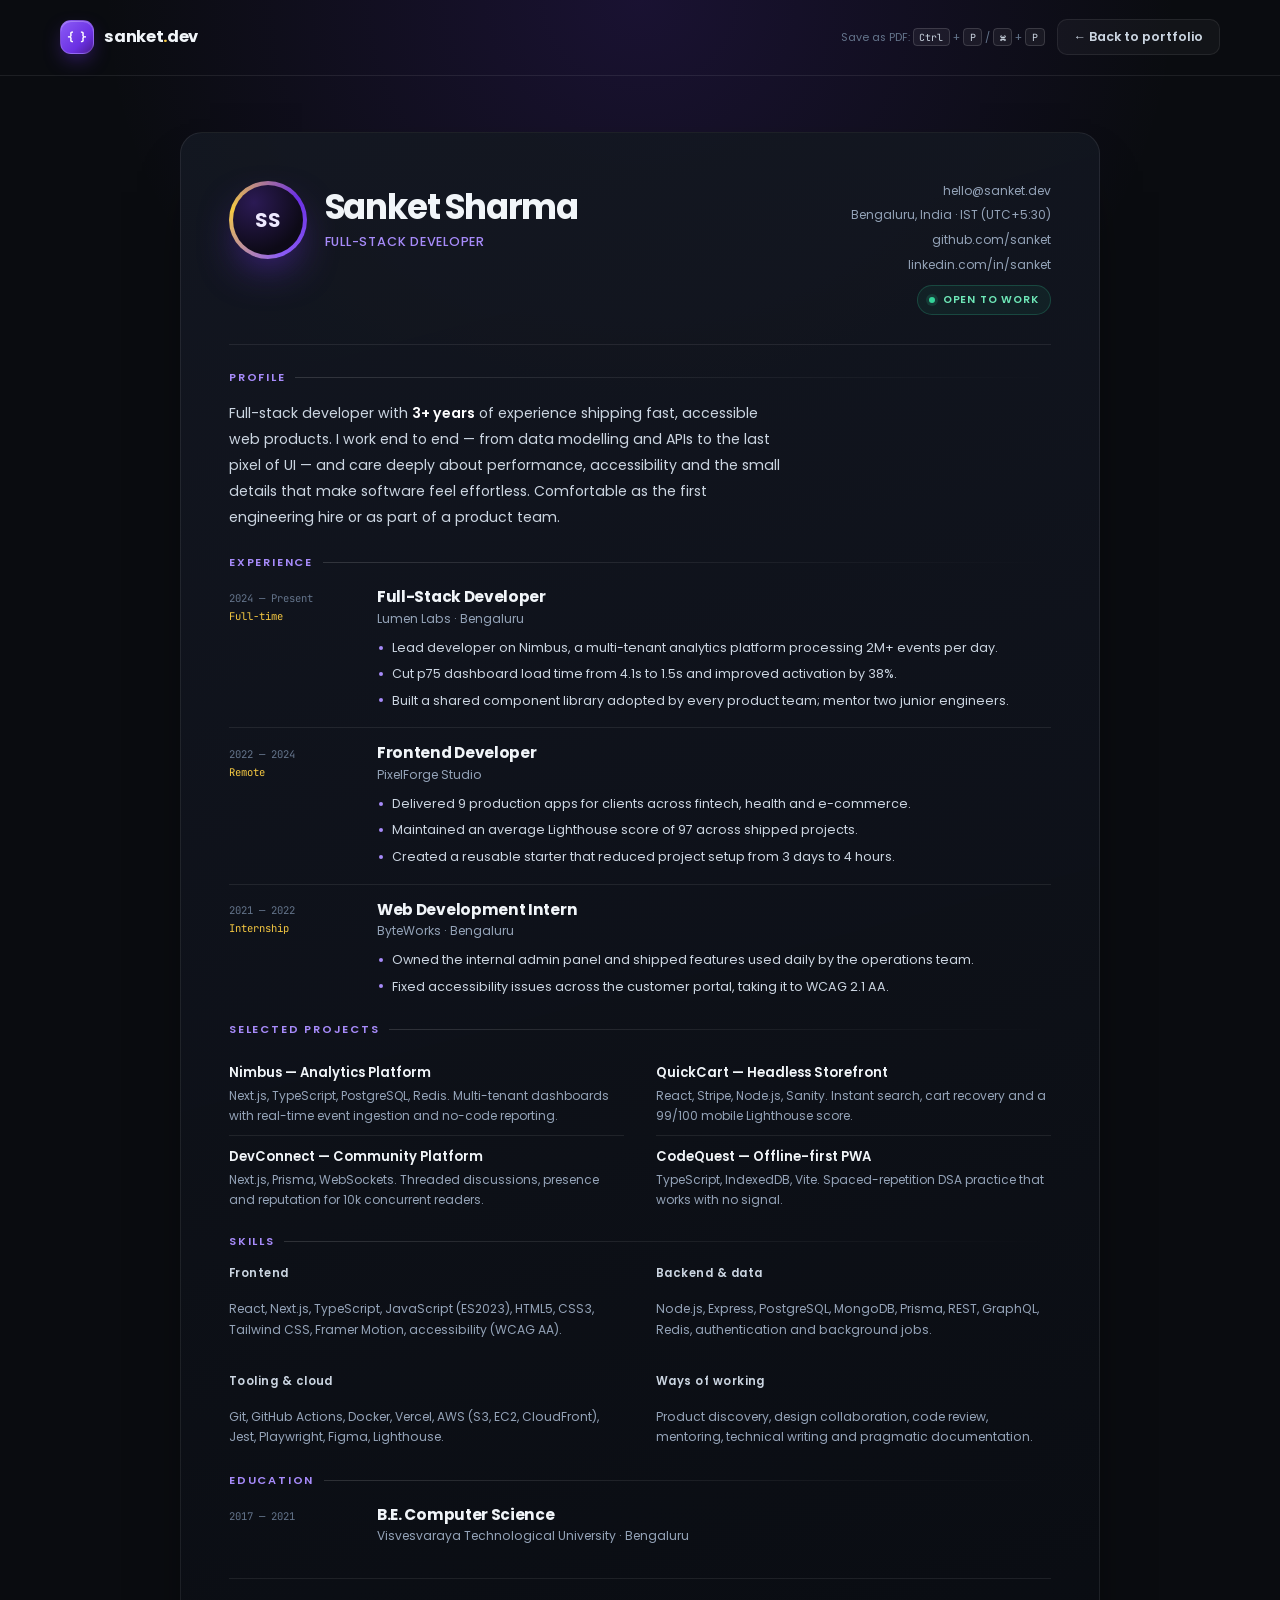
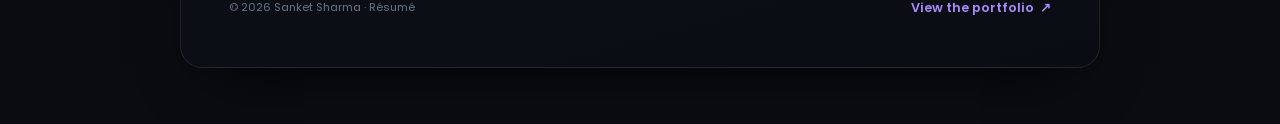
<file: resume.html>
<!DOCTYPE html>
<html lang="en">
<head>
  <meta charset="UTF-8">
  <meta name="viewport" content="width=device-width, initial-scale=1.0">
  <title>Résumé — Sanket Sharma</title>
  <meta name="description" content="Résumé of Sanket Sharma, full-stack developer.">
  <link rel="icon" href="data:image/svg+xml,%3Csvg xmlns='http://www.w3.org/2000/svg' viewBox='0 0 64 64'%3E%3Crect width='64' height='64' rx='16' fill='%236b30e3'/%3E%3Ctext x='32' y='43' font-family='monospace' font-size='30' fill='%23fff' text-anchor='middle'%3E%7B%7D%3C/text%3E%3C/svg%3E">
  <link rel="preconnect" href="https://fonts.googleapis.com">
  <link rel="preconnect" href="https://fonts.gstatic.com" crossorigin>
  <link href="https://fonts.googleapis.com/css2?family=JetBrains+Mono:wght@400;500;700&family=Poppins:wght@400;500;600;700;800&display=swap" rel="stylesheet">
  <link rel="stylesheet" href="styles.css">
  <style>
    body {
      background:
        radial-gradient(60% 40% at 50% 0%, rgba(107, 48, 227, 0.16), transparent 70%),
        var(--bg);
    }

    .resume-top {
      display: flex;
      align-items: center;
      justify-content: space-between;
      gap: 1rem;
      padding-block: 1.2rem;
      border-bottom: 1px solid var(--line);
    }

    .resume-top .brand__mark {
      width: 34px;
      height: 34px;
      font-size: 0.72rem;
    }

    .resume-top__actions {
      display: flex;
      align-items: center;
      gap: 0.75rem;
      flex-wrap: wrap;
      justify-content: flex-end;
    }

    .resume-top__hint {
      color: var(--muted-2);
      font-size: 0.68rem;
    }

    .resume-top__hint kbd {
      padding: 0.1rem 0.35rem;
      border: 1px solid var(--line-strong);
      border-radius: 4px;
      background: rgba(255, 255, 255, 0.05);
      color: var(--text-soft);
      font-family: var(--mono);
      font-size: 0.62rem;
    }

    .resume-page {
      padding-block: clamp(2rem, 5vw, 3.5rem);
    }

    .resume {
      max-width: 920px;
      margin-inline: auto;
      padding: clamp(1.5rem, 4vw, 3rem);
      border: 1px solid var(--line);
      border-radius: var(--radius-lg);
      background: linear-gradient(165deg, rgba(20, 24, 34, 0.92), rgba(10, 13, 19, 0.96));
      box-shadow: var(--shadow);
    }

    .resume__head {
      display: flex;
      align-items: flex-start;
      justify-content: space-between;
      gap: 2rem;
      padding-bottom: 1.8rem;
      border-bottom: 1px solid var(--line);
    }

    .resume__id {
      display: flex;
      align-items: center;
      gap: 1.1rem;
    }

    .resume__id .avatar {
      width: 70px;
      height: 70px;
      font-size: 1.25rem;
    }

    .resume__id .avatar-ring {
      flex: none;
    }

    .resume__name {
      font-size: clamp(1.6rem, 3vw, 2.15rem);
      letter-spacing: -0.035em;
    }

    .resume__role {
      margin-top: 0.3rem;
      color: var(--purple-3);
      font-size: 0.8rem;
      font-weight: 500;
      letter-spacing: 0.06em;
      text-transform: uppercase;
    }

    .resume__contact {
      display: grid;
      gap: 0.35rem;
      text-align: right;
      font-size: 0.75rem;
      color: var(--muted);
    }

    .resume__contact a:hover {
      color: var(--purple-3);
    }

    .resume__contact .status-pill {
      justify-self: end;
      margin-top: 0.35rem;
    }

    .resume__section {
      padding-top: 1.6rem;
    }

    .resume__section h2 {
      display: flex;
      align-items: center;
      gap: 0.6rem;
      margin-bottom: 1rem;
      color: var(--purple-3);
      font-size: 0.7rem;
      font-weight: 600;
      letter-spacing: 0.16em;
      text-transform: uppercase;
    }

    .resume__section h2::after {
      content: "";
      flex: 1;
      height: 1px;
      background: linear-gradient(90deg, var(--line-strong), transparent);
    }

    .resume__summary {
      color: var(--text-soft);
      font-size: 0.88rem;
      line-height: 1.85;
      max-width: 62ch;
    }

    .resume__summary strong {
      color: #fff;
      font-weight: 600;
    }

    .job {
      display: grid;
      grid-template-columns: 128px minmax(0, 1fr);
      gap: 1.25rem;
      padding-block: 1rem;
      border-bottom: 1px solid var(--line);
    }

    .job:first-of-type {
      padding-top: 0.2rem;
    }

    .job:last-of-type {
      border-bottom: 0;
      padding-bottom: 0;
    }

    .job__when {
      color: var(--muted-2);
      font-family: var(--mono);
      font-size: 0.66rem;
      line-height: 1.7;
      padding-top: 0.1rem;
    }

    .job__when span {
      display: block;
      color: var(--gold);
    }

    .job h3 {
      font-size: 0.96rem;
    }

    .job__company {
      margin-top: 0.15rem;
      color: var(--muted);
      font-size: 0.76rem;
    }

    .job__points {
      display: grid;
      gap: 0.35rem;
      margin-top: 0.6rem;
    }

    .job__points li {
      position: relative;
      padding-left: 0.95rem;
      color: var(--text-soft);
      font-size: 0.79rem;
      line-height: 1.65;
    }

    .job__points li::before {
      content: "";
      position: absolute;
      left: 0.12rem;
      top: 0.62em;
      width: 4px;
      height: 4px;
      border-radius: 50%;
      background: var(--purple-3);
    }

    .resume-cols {
      display: grid;
      grid-template-columns: 1fr 1fr;
      gap: 2rem;
    }

    .resume-skill {
      display: grid;
      gap: 0.75rem;
    }

    .resume-skill p {
      margin-bottom: 0.25rem;
      color: var(--text-soft);
      font-size: 0.72rem;
      font-weight: 600;
      letter-spacing: 0.04em;
    }

    .resume-skill small {
      color: var(--muted);
      font-size: 0.76rem;
      line-height: 1.7;
    }

    .resume-project {
      display: grid;
      gap: 0.2rem;
      padding-block: 0.6rem;
      border-bottom: 1px solid var(--line);
    }

    .resume-project:last-child {
      border-bottom: 0;
      padding-bottom: 0;
    }

    .resume-project strong {
      font-size: 0.82rem;
      font-weight: 600;
    }

    .resume-project span {
      color: var(--muted);
      font-size: 0.75rem;
      line-height: 1.65;
    }

    .resume__foot {
      display: flex;
      align-items: center;
      justify-content: space-between;
      gap: 1rem;
      flex-wrap: wrap;
      margin-top: 2rem;
      padding-top: 1.2rem;
      border-top: 1px solid var(--line);
      color: var(--muted-2);
      font-size: 0.7rem;
    }

    @media (max-width: 700px) {
      .resume__head {
        flex-direction: column;
        gap: 1.2rem;
      }
      .resume__contact {
        text-align: left;
      }
      .resume__contact .status-pill {
        justify-self: start;
      }
      .job {
        grid-template-columns: 1fr;
        gap: 0.4rem;
      }
      .job__when span {
        display: inline;
      }
      .resume-cols {
        grid-template-columns: 1fr;
        gap: 1.4rem;
      }
    }

    @media print {
      @page {
        margin: 14mm;
        size: A4;
      }
      body {
        background: #fff !important;
        color: #111 !important;
      }
      .resume-top,
      .resume__foot,
      .resume__contact .status-pill,
      .avatar-ring {
        display: none !important;
      }
      .resume-page {
        padding: 0 !important;
      }
      .resume {
        max-width: none;
        padding: 0;
        border: 0;
        border-radius: 0;
        background: #fff !important;
        box-shadow: none;
      }
      .resume__name,
      .job h3,
      .resume-project strong {
        color: #111 !important;
      }
      .resume__role,
      .resume__section h2 {
        color: #6b30e3 !important;
      }
      .resume__summary,
      .job__points li,
      .resume-skill small,
      .resume-project span,
      .resume__contact,
      .job__company {
        color: #333 !important;
      }
      .resume__section h2::after {
        background: #ddd !important;
      }
      .job,
      .resume-project,
      .resume__head,
      .resume__foot {
        border-color: #ddd !important;
      }
      .job__points li::before {
        background: #6b30e3 !important;
      }
      .job__when,
      .job__when span {
        color: #555 !important;
      }
      .resume__section,
      .job {
        break-inside: avoid;
      }
    }
  </style>
</head>
<body>
  <header class="resume-top">
    <div class="container" style="display:flex;align-items:center;justify-content:space-between;gap:1rem;flex-wrap:wrap;">
      <a class="brand" href="index.html">
        <span class="brand__mark" aria-hidden="true">{ }</span>
        <span>sanket<span class="brand__dot">.</span>dev</span>
      </a>
      <div class="resume-top__actions">
        <span class="resume-top__hint">Save as PDF: <kbd>Ctrl</kbd> + <kbd>P</kbd> / <kbd>⌘</kbd> + <kbd>P</kbd></span>
        <a class="btn btn--ghost btn--sm" href="index.html">← Back to portfolio</a>
      </div>
    </div>
  </header>

  <main class="resume-page">
    <div class="container">
      <article class="resume">
        <header class="resume__head">
          <div class="resume__id">
            <div class="avatar-ring"><span class="avatar">SS</span></div>
            <div>
              <h1 class="resume__name">Sanket Sharma</h1>
              <p class="resume__role">Full-Stack Developer</p>
            </div>
          </div>
          <div class="resume__contact">
            <a href="mailto:hello@sanket.dev">hello@sanket.dev</a>
            <span>Bengaluru, India · IST (UTC+5:30)</span>
            <a href="https://github.com/">github.com/sanket</a>
            <a href="https://linkedin.com/">linkedin.com/in/sanket</a>
            <span class="status-pill"><i aria-hidden="true"></i> Open to work</span>
          </div>
        </header>

        <section class="resume__section">
          <h2>Profile</h2>
          <p class="resume__summary">
            Full-stack developer with <strong>3+ years</strong> of experience shipping fast, accessible
            web products. I work end to end — from data modelling and APIs to the last pixel of UI —
            and care deeply about performance, accessibility and the small details that make software
            feel effortless. Comfortable as the first engineering hire or as part of a product team.
          </p>
        </section>

        <section class="resume__section">
          <h2>Experience</h2>

          <div class="job">
            <div class="job__when">2024 — Present<span>Full-time</span></div>
            <div>
              <h3>Full-Stack Developer</h3>
              <p class="job__company">Lumen Labs · Bengaluru</p>
              <ul class="job__points">
                <li>Lead developer on Nimbus, a multi-tenant analytics platform processing 2M+ events per day.</li>
                <li>Cut p75 dashboard load time from 4.1s to 1.5s and improved activation by 38%.</li>
                <li>Built a shared component library adopted by every product team; mentor two junior engineers.</li>
              </ul>
            </div>
          </div>

          <div class="job">
            <div class="job__when">2022 — 2024<span>Remote</span></div>
            <div>
              <h3>Frontend Developer</h3>
              <p class="job__company">PixelForge Studio</p>
              <ul class="job__points">
                <li>Delivered 9 production apps for clients across fintech, health and e-commerce.</li>
                <li>Maintained an average Lighthouse score of 97 across shipped projects.</li>
                <li>Created a reusable starter that reduced project setup from 3 days to 4 hours.</li>
              </ul>
            </div>
          </div>

          <div class="job">
            <div class="job__when">2021 — 2022<span>Internship</span></div>
            <div>
              <h3>Web Development Intern</h3>
              <p class="job__company">ByteWorks · Bengaluru</p>
              <ul class="job__points">
                <li>Owned the internal admin panel and shipped features used daily by the operations team.</li>
                <li>Fixed accessibility issues across the customer portal, taking it to WCAG 2.1 AA.</li>
              </ul>
            </div>
          </div>
        </section>

        <section class="resume__section">
          <h2>Selected Projects</h2>
          <div class="resume-cols">
            <div>
              <div class="resume-project">
                <strong>Nimbus — Analytics Platform</strong>
                <span>Next.js, TypeScript, PostgreSQL, Redis. Multi-tenant dashboards with real-time event ingestion and no-code reporting.</span>
              </div>
              <div class="resume-project">
                <strong>DevConnect — Community Platform</strong>
                <span>Next.js, Prisma, WebSockets. Threaded discussions, presence and reputation for 10k concurrent readers.</span>
              </div>
            </div>
            <div>
              <div class="resume-project">
                <strong>QuickCart — Headless Storefront</strong>
                <span>React, Stripe, Node.js, Sanity. Instant search, cart recovery and a 99/100 mobile Lighthouse score.</span>
              </div>
              <div class="resume-project">
                <strong>CodeQuest — Offline-first PWA</strong>
                <span>TypeScript, IndexedDB, Vite. Spaced-repetition DSA practice that works with no signal.</span>
              </div>
            </div>
          </div>
        </section>

        <section class="resume__section">
          <h2>Skills</h2>
          <div class="resume-cols">
            <div class="resume-skill">
              <p>Frontend</p>
              <small>React, Next.js, TypeScript, JavaScript (ES2023), HTML5, CSS3, Tailwind CSS, Framer Motion, accessibility (WCAG AA).</small>
            </div>
            <div class="resume-skill">
              <p>Backend &amp; data</p>
              <small>Node.js, Express, PostgreSQL, MongoDB, Prisma, REST, GraphQL, Redis, authentication and background jobs.</small>
            </div>
            <div class="resume-skill">
              <p>Tooling &amp; cloud</p>
              <small>Git, GitHub Actions, Docker, Vercel, AWS (S3, EC2, CloudFront), Jest, Playwright, Figma, Lighthouse.</small>
            </div>
            <div class="resume-skill">
              <p>Ways of working</p>
              <small>Product discovery, design collaboration, code review, mentoring, technical writing and pragmatic documentation.</small>
            </div>
          </div>
        </section>

        <section class="resume__section">
          <h2>Education</h2>
          <div class="job" style="border-bottom:0;padding-bottom:0;">
            <div class="job__when">2017 — 2021</div>
            <div>
              <h3>B.E. Computer Science</h3>
              <p class="job__company">Visvesvaraya Technological University · Bengaluru</p>
            </div>
          </div>
        </section>

        <footer class="resume__foot">
          <span>© 2026 Sanket Sharma · Résumé</span>
          <a class="link-arrow" href="index.html">View the portfolio <span aria-hidden="true">↗</span></a>
        </footer>
      </article>
    </div>
  </main>
</body>
</html>
</file>
<file: styles.css>
/* =========================================================
   Sanket Sharma — Portfolio
   Pure HTML + CSS. No JavaScript.
   Design language inspired by coderarmy.in (dark + purple + gold)
   ========================================================= */

/* ---------- 1. Tokens & reset ---------- */
:root {
  --bg: #0a0c10;
  --bg-soft: #0d1017;
  --bg-deep: #080a0e;
  --card: rgba(15, 18, 25, 0.85);
  --card-solid: #10141d;
  --line: rgba(255, 255, 255, 0.08);
  --line-strong: rgba(255, 255, 255, 0.14);
  --text: #f1f5f9;
  --text-soft: #cbd5e1;
  --muted: #94a3b8;
  --muted-2: #64748b;
  --purple: #6b30e3;
  --purple-2: #8b5cf6;
  --purple-3: #a78bfa;
  --gold: #f5c842;
  --green: #34d399;
  --radius: 18px;
  --radius-lg: 22px;
  --radius-sm: 12px;
  --container: 1160px;
  --header-h: 74px;
  --shadow: 0 30px 60px -30px rgba(0, 0, 0, 0.9);
  --font: "Poppins", "Inter", -apple-system, BlinkMacSystemFont, "Segoe UI", sans-serif;
  --mono: "JetBrains Mono", "Fira Code", Consolas, "Courier New", monospace;
}

*,
*::before,
*::after {
  box-sizing: border-box;
}

html {
  scroll-behavior: smooth;
  scroll-padding-top: calc(var(--header-h) + 18px);
  color-scheme: dark;
}

body {
  margin: 0;
  background: var(--bg);
  color: var(--text);
  font-family: var(--font);
  font-size: 16px;
  line-height: 1.6;
  -webkit-font-smoothing: antialiased;
  text-rendering: optimizeLegibility;
  overflow-x: hidden;
}

h1, h2, h3, h4, p, figure, blockquote, dl, dd {
  margin: 0;
}

h1, h2, h3, h4 {
  line-height: 1.18;
  letter-spacing: -0.02em;
  font-weight: 700;
}

ul, ol {
  margin: 0;
  padding: 0;
  list-style: none;
}

a {
  color: inherit;
  text-decoration: none;
}

img, svg {
  display: block;
  max-width: 100%;
}

button, input, select, textarea {
  font: inherit;
  color: inherit;
}

::selection {
  background: rgba(139, 92, 246, 0.38);
  color: #fff;
}

:focus-visible {
  outline: 2px solid var(--purple-3);
  outline-offset: 3px;
  border-radius: 4px;
}

::-webkit-scrollbar {
  width: 10px;
  height: 10px;
}
::-webkit-scrollbar-track {
  background: var(--bg);
}
::-webkit-scrollbar-thumb {
  background: #252c3b;
  border-radius: 99px;
  border: 2px solid var(--bg);
}
::-webkit-scrollbar-thumb:hover {
  background: var(--purple);
}

.skip-link {
  position: fixed;
  top: 10px;
  left: 10px;
  z-index: 200;
  padding: 0.7rem 1.1rem;
  border-radius: 10px;
  background: var(--purple);
  color: #fff;
  font-size: 0.85rem;
  font-weight: 600;
  transform: translateY(-160%);
  transition: transform 0.2s ease;
}
.skip-link:focus {
  transform: translateY(0);
}

/* ---------- 2. Utilities ---------- */
.container {
  width: min(100% - 2.5rem, var(--container));
  margin-inline: auto;
}

.section {
  position: relative;
  padding-block: clamp(4.25rem, 8vw, 7rem);
}

.section--alt {
  background: linear-gradient(180deg, var(--bg) 0%, var(--bg-soft) 14%, var(--bg-soft) 86%, var(--bg) 100%);
}

.section-head {
  max-width: 660px;
  margin: 0 auto clamp(2.4rem, 4.5vw, 3.6rem);
  text-align: center;
}

.eyebrow {
  display: inline-flex;
  align-items: center;
  gap: 0.65rem;
  font-size: 0.72rem;
  font-weight: 600;
  letter-spacing: 0.18em;
  text-transform: uppercase;
  color: var(--purple-3);
}

.eyebrow::before {
  content: "";
  width: 26px;
  height: 1px;
  background: linear-gradient(90deg, transparent, var(--purple-3));
}

.section-head h2 {
  margin-top: 1.1rem;
  font-size: clamp(1.95rem, 3.7vw, 2.85rem);
  letter-spacing: -0.035em;
}

.section-head p {
  margin-top: 1rem;
  color: var(--muted);
  font-size: 0.97rem;
  line-height: 1.8;
}

.grad {
  background: linear-gradient(100deg, #c4b5fd 0%, #8b5cf6 42%, #f5c842 100%);
  -webkit-background-clip: text;
  background-clip: text;
  color: transparent;
}

.muted {
  color: var(--muted);
}

.lede {
  color: var(--text-soft);
  font-size: 1.12rem;
  line-height: 1.8;
}

.lede strong,
.hero__lede strong {
  color: var(--text);
  font-weight: 600;
}

.card {
  background: linear-gradient(160deg, rgba(22, 26, 37, 0.9), rgba(12, 15, 21, 0.92));
  border: 1px solid var(--line);
  border-radius: var(--radius);
  box-shadow: var(--shadow);
}

.badge {
  display: inline-flex;
  align-items: center;
  gap: 0.55rem;
  padding: 0.42rem 0.85rem;
  border: 1px solid rgba(52, 211, 153, 0.25);
  border-radius: 999px;
  background: rgba(52, 211, 153, 0.07);
  color: #86efac;
  font-size: 0.7rem;
  font-weight: 600;
  letter-spacing: 0.12em;
  text-transform: uppercase;
}

.badge__dot {
  width: 7px;
  height: 7px;
  border-radius: 50%;
  background: var(--green);
  box-shadow: 0 0 0 3px rgba(52, 211, 153, 0.16);
  animation: pulse 2.2s ease-in-out infinite;
}

.btn {
  display: inline-flex;
  align-items: center;
  justify-content: center;
  gap: 0.55rem;
  padding: 0.85rem 1.35rem;
  border: 1px solid transparent;
  border-radius: var(--radius-sm);
  font-size: 0.87rem;
  font-weight: 600;
  line-height: 1;
  cursor: pointer;
  transition: transform 0.25s ease, box-shadow 0.25s ease, background-color 0.25s ease, border-color 0.25s ease, color 0.25s ease;
}

.btn svg {
  width: 16px;
  height: 16px;
  flex: none;
  transition: transform 0.25s ease;
}

.btn:hover svg {
  transform: translateX(3px);
}

.btn--primary {
  background: linear-gradient(135deg, #7c3aed 0%, var(--purple) 55%, #5521b5 100%);
  color: #fff;
  border-color: rgba(255, 255, 255, 0.14);
  box-shadow: 0 14px 34px -14px rgba(107, 48, 227, 0.95), inset 0 1px 0 rgba(255, 255, 255, 0.2);
}

.btn--primary:hover {
  transform: translateY(-2px);
  box-shadow: 0 20px 40px -14px rgba(107, 48, 227, 1), inset 0 1px 0 rgba(255, 255, 255, 0.25);
}

.btn--ghost {
  background: rgba(255, 255, 255, 0.035);
  border-color: var(--line);
  color: var(--text-soft);
}

.btn--ghost:hover {
  background: rgba(255, 255, 255, 0.07);
  border-color: var(--line-strong);
  color: #fff;
  transform: translateY(-2px);
}

.btn--outline {
  border-color: rgba(167, 139, 250, 0.38);
  color: var(--purple-3);
  background: rgba(107, 48, 227, 0.08);
}

.btn--outline:hover {
  background: rgba(107, 48, 227, 0.18);
  border-color: rgba(167, 139, 250, 0.65);
  color: #ede9fe;
  transform: translateY(-2px);
}

.btn--sm {
  padding: 0.68rem 1rem;
  font-size: 0.78rem;
  border-radius: 10px;
}

.tags {
  display: flex;
  flex-wrap: wrap;
  gap: 0.4rem;
}

.tags li {
  padding: 0.3rem 0.6rem;
  border: 1px solid var(--line);
  border-radius: 6px;
  background: rgba(255, 255, 255, 0.035);
  color: var(--text-soft);
  font-size: 0.68rem;
  font-weight: 500;
  letter-spacing: 0.02em;
}

.link-arrow {
  display: inline-flex;
  align-items: center;
  gap: 0.35rem;
  font-size: 0.8rem;
  font-weight: 600;
  color: var(--purple-3);
  transition: color 0.2s ease, gap 0.2s ease;
}

.link-arrow span {
  transition: transform 0.2s ease;
}

.link-arrow:hover {
  color: var(--gold);
}

.link-arrow:hover span {
  transform: translate(2px, -2px);
}

.link-arrow--muted {
  color: var(--muted);
}
.link-arrow--muted:hover {
  color: var(--text);
}

.status-pill {
  display: inline-flex;
  align-items: center;
  gap: 0.45rem;
  padding: 0.35rem 0.7rem;
  border: 1px solid rgba(52, 211, 153, 0.22);
  border-radius: 999px;
  background: rgba(52, 211, 153, 0.07);
  color: #6ee7b7;
  font-size: 0.66rem;
  font-weight: 600;
  letter-spacing: 0.08em;
  text-transform: uppercase;
  white-space: nowrap;
}

.status-pill i {
  width: 6px;
  height: 6px;
  border-radius: 50%;
  background: var(--green);
  box-shadow: 0 0 0 3px rgba(52, 211, 153, 0.14);
  animation: pulse 2.2s ease-in-out infinite;
}

/* ---------- 3. Header ---------- */
.site-header {
  position: sticky;
  top: 0;
  z-index: 100;
  background: rgba(10, 12, 16, 0.72);
  border-bottom: 1px solid var(--line);
  backdrop-filter: blur(18px);
  -webkit-backdrop-filter: blur(18px);
}

.header-inner {
  display: flex;
  align-items: center;
  justify-content: space-between;
  gap: 1.5rem;
  height: var(--header-h);
}

.brand {
  display: inline-flex;
  align-items: center;
  gap: 0.65rem;
  font-size: 1.02rem;
  font-weight: 700;
  letter-spacing: -0.02em;
  white-space: nowrap;
}

.brand__mark {
  display: grid;
  place-items: center;
  width: 38px;
  height: 38px;
  border-radius: 11px;
  background: linear-gradient(135deg, #8b5cf6, var(--purple) 65%, #4c1d95);
  border: 1px solid rgba(255, 255, 255, 0.16);
  box-shadow: 0 8px 22px -8px rgba(107, 48, 227, 0.95), inset 0 1px 0 rgba(255, 255, 255, 0.25);
  font-family: var(--mono);
  font-size: 0.82rem;
  color: #fff;
}

.brand__dot {
  color: var(--gold);
}

.nav {
  display: flex;
  align-items: center;
  gap: 2.2rem;
}

.nav ul {
  display: flex;
  align-items: center;
  gap: 1.55rem;
}

.nav-link {
  position: relative;
  display: inline-block;
  padding-block: 0.5rem;
  color: var(--muted);
  font-size: 0.84rem;
  font-weight: 500;
  transition: color 0.2s ease;
}

.nav-link::after {
  content: "";
  position: absolute;
  left: 0;
  right: 0;
  bottom: 0;
  height: 2px;
  border-radius: 2px;
  background: linear-gradient(90deg, var(--purple-2), var(--gold));
  transform: scaleX(0);
  transform-origin: left;
  transition: transform 0.28s cubic-bezier(0.2, 0.7, 0.2, 1);
}

.nav-link:hover,
.nav-link.is-active {
  color: #fff;
}

.nav-link:hover::after,
.nav-link.is-active::after {
  transform: scaleX(1);
}

.nav-cta {
  white-space: nowrap;
}

.nav-toggle {
  position: absolute;
  width: 1px;
  height: 1px;
  opacity: 0;
  pointer-events: none;
}

.burger {
  display: none;
  flex-direction: column;
  justify-content: center;
  gap: 5px;
  width: 44px;
  height: 44px;
  padding: 0 10px;
  border: 1px solid var(--line);
  border-radius: 10px;
  background: rgba(255, 255, 255, 0.04);
  cursor: pointer;
}

.burger span {
  display: block;
  height: 2px;
  width: 100%;
  border-radius: 2px;
  background: var(--text-soft);
  transition: transform 0.25s ease, opacity 0.25s ease;
}

/* ---------- 4. Hero ---------- */
.hero {
  position: relative;
  overflow: hidden;
  padding-block: clamp(2.8rem, 6vw, 5rem) clamp(3.2rem, 6.5vw, 5.5rem);
}

.hero__bg {
  position: absolute;
  inset: 0;
  z-index: 0;
  pointer-events: none;
}

.hero__grid {
  position: absolute;
  inset: 0;
  background-image:
    linear-gradient(rgba(255, 255, 255, 0.03) 1px, transparent 1px),
    linear-gradient(90deg, rgba(255, 255, 255, 0.03) 1px, transparent 1px);
  background-size: 62px 62px;
  -webkit-mask-image: radial-gradient(ellipse 80% 70% at 50% 25%, #000 20%, transparent 78%);
  mask-image: radial-gradient(ellipse 80% 70% at 50% 25%, #000 20%, transparent 78%);
}

.orb {
  position: absolute;
  border-radius: 50%;
  filter: blur(90px);
  pointer-events: none;
}

.orb--purple {
  width: 560px;
  height: 560px;
  top: -220px;
  left: -140px;
  background: rgba(107, 48, 227, 0.34);
}

.orb--gold {
  width: 420px;
  height: 420px;
  top: 60px;
  right: -180px;
  background: rgba(245, 200, 66, 0.1);
}

.hero__inner {
  position: relative;
  z-index: 1;
  display: grid;
  grid-template-columns: minmax(0, 1.02fr) minmax(0, 0.98fr);
  align-items: center;
  gap: clamp(2.6rem, 5vw, 4.5rem);
}

.hero__copy {
  order: 1;
  animation: rise 0.75s cubic-bezier(0.2, 0.7, 0.2, 1) both;
}

.hero h1 {
  margin-top: 1.4rem;
  font-size: clamp(2.5rem, 4.9vw, 4.05rem);
  font-weight: 700;
  line-height: 1.06;
  letter-spacing: -0.045em;
  max-width: 13ch;
}

.hero__lede {
  margin-top: 1.4rem;
  max-width: 34rem;
  color: var(--muted);
  font-size: 0.99rem;
  line-height: 1.8;
}

.hero__socials {
  display: flex;
  align-items: center;
  gap: 0.6rem;
  margin-top: 1.7rem;
}

.hero__socials a {
  display: grid;
  place-items: center;
  width: 42px;
  height: 42px;
  border: 1px solid var(--line);
  border-radius: 50%;
  background: rgba(255, 255, 255, 0.035);
  color: var(--muted);
  transition: transform 0.25s ease, color 0.25s ease, border-color 0.25s ease, background-color 0.25s ease, box-shadow 0.25s ease;
}

.hero__socials svg {
  width: 18px;
  height: 18px;
}

.hero__socials a:hover {
  transform: translateY(-3px);
  color: #fff;
  border-color: rgba(167, 139, 250, 0.6);
  background: rgba(107, 48, 227, 0.22);
  box-shadow: 0 10px 24px -10px rgba(107, 48, 227, 0.9);
}

.hero__actions {
  display: flex;
  flex-wrap: wrap;
  gap: 0.75rem;
  margin-top: 1.9rem;
}

.hero__stats {
  display: flex;
  flex-wrap: wrap;
  gap: clamp(1.6rem, 4vw, 2.8rem);
  margin-top: 2.7rem;
  padding-top: 1.7rem;
  border-top: 1px solid var(--line);
}

.hero__stats dt {
  font-size: 1.65rem;
  font-weight: 700;
  letter-spacing: -0.03em;
  line-height: 1;
  background: linear-gradient(180deg, #fff, #a5b4fc);
  -webkit-background-clip: text;
  background-clip: text;
  color: transparent;
}

.hero__stats dd {
  margin-top: 0.45rem;
  color: var(--muted-2);
  font-size: 0.66rem;
  font-weight: 500;
  letter-spacing: 0.13em;
  text-transform: uppercase;
}

/* Live coding editor */
.hero__visual {
  order: 2;
  position: relative;
  isolation: isolate;
  perspective: 1400px;
  animation: rise 0.9s 0.12s cubic-bezier(0.2, 0.7, 0.2, 1) both;
}

.hero__visual::before {
  content: "";
  position: absolute;
  z-index: -1;
  inset: 4% -6% -12%;
  border-radius: 50%;
  background: radial-gradient(closest-side, rgba(107, 48, 227, 0.5), transparent 75%);
  filter: blur(48px);
}

.hero__visual::after {
  content: "";
  position: absolute;
  z-index: -1;
  width: 58%;
  height: 45%;
  right: -8%;
  bottom: -12%;
  border-radius: 50%;
  background: radial-gradient(closest-side, rgba(245, 200, 66, 0.16), transparent 75%);
  filter: blur(48px);
}

.editor {
  position: relative;
  border-radius: 20px;
  border: 1px solid rgba(255, 255, 255, 0.13);
  background: #0b0e14;
  overflow: hidden;
  box-shadow:
    0 50px 90px -38px rgba(0, 0, 0, 1),
    0 0 0 1px rgba(255, 255, 255, 0.025) inset;
  transform: rotateY(-5deg) rotateX(2deg);
  transition: transform 0.6s cubic-bezier(0.2, 0.7, 0.2, 1), box-shadow 0.6s ease;
}

.editor:hover {
  transform: rotateY(0deg) rotateX(0deg);
  box-shadow:
    0 60px 100px -40px rgba(0, 0, 0, 1),
    0 0 0 1px rgba(167, 139, 250, 0.18) inset;
}

.editor__bar {
  display: flex;
  align-items: center;
  gap: 0.7rem;
  height: 48px;
  padding-inline: 1rem;
  background: rgba(255, 255, 255, 0.03);
  border-bottom: 1px solid rgba(255, 255, 255, 0.06);
}

.editor__dots {
  display: flex;
  gap: 6px;
  flex: none;
}

.editor__dots i {
  width: 10px;
  height: 10px;
  border-radius: 50%;
}
.editor__dots i:nth-child(1) { background: #ff5f57; }
.editor__dots i:nth-child(2) { background: #febc2e; }
.editor__dots i:nth-child(3) { background: #28c840; }

.editor__file {
  display: inline-flex;
  align-items: center;
  gap: 0.4rem;
  color: #94a3b8;
  font-family: var(--mono);
  font-size: 0.71rem;
  min-width: 0;
  white-space: nowrap;
  overflow: hidden;
  text-overflow: ellipsis;
}

.editor__file svg {
  width: 13px;
  height: 13px;
  color: #64748b;
  flex: none;
}

.editor__live {
  display: inline-flex;
  align-items: center;
  gap: 0.4rem;
  margin-left: auto;
  padding: 0.28rem 0.55rem;
  border: 1px solid rgba(52, 211, 153, 0.22);
  border-radius: 999px;
  background: rgba(52, 211, 153, 0.07);
  color: #6ee7b7;
  font-family: var(--mono);
  font-size: 0.6rem;
  font-weight: 600;
  letter-spacing: 0.08em;
  text-transform: uppercase;
  white-space: nowrap;
}

.editor__live i {
  width: 6px;
  height: 6px;
  border-radius: 50%;
  background: var(--green);
  box-shadow: 0 0 8px rgba(52, 211, 153, 0.9);
  animation: pulse 1.8s ease-in-out infinite;
}

.code {
  padding: 1.15rem 0.9rem 1.4rem;
  font-family: var(--mono);
  font-size: clamp(0.64rem, 0.78vw, 0.76rem);
  line-height: 1.95;
  color: #cbd5e1;
  overflow-x: auto;
  scrollbar-width: thin;
}

.line {
  display: flex;
  align-items: baseline;
  gap: 0.9rem;
  min-width: max-content;
  padding: 0 0.4rem;
  border-radius: 5px;
  white-space: pre;
  animation: codeLine 0.38s cubic-bezier(0.2, 0.7, 0.2, 1) both;
}

.code .line:nth-child(1) { animation-delay: 0.10s; }
.code .line:nth-child(2) { animation-delay: 0.14s; }
.code .line:nth-child(3) { animation-delay: 0.18s; }
.code .line:nth-child(4) { animation-delay: 0.22s; }
.code .line:nth-child(5) { animation-delay: 0.26s; }
.code .line:nth-child(6) { animation-delay: 0.30s; }
.code .line:nth-child(7) { animation-delay: 0.34s; }
.code .line:nth-child(8) { animation-delay: 0.38s; }
.code .line:nth-child(9) { animation-delay: 0.42s; }
.code .line:nth-child(10) { animation-delay: 0.46s; }
.code .line:nth-child(11) { animation-delay: 0.50s; }
.code .line:nth-child(12) { animation-delay: 0.54s; }
.code .line:nth-child(13) { animation-delay: 0.58s; }
.code .line:nth-child(14) { animation-delay: 0.62s; }
.code .line:nth-child(15) { animation-delay: 0.66s; }

.line:hover {
  background: rgba(255, 255, 255, 0.035);
}

.ln {
  flex: none;
  width: 1.7em;
  text-align: right;
  color: #334155;
  font-size: 0.92em;
  user-select: none;
}

.kw { color: #c084fc; }
.fn { color: #93c5fd; }
.str { color: var(--gold); }
.prop { color: #7dd3fc; }
.bool { color: #34d399; }
.arg { color: #e2e8f0; }
.pun { color: #7b879b; }
.cm { color: #55657c; font-style: italic; }

.caret {
  display: inline-block;
  width: 7px;
  height: 1.02em;
  margin-left: 3px;
  border-radius: 1px;
  background: var(--gold);
  box-shadow: 0 0 10px rgba(245, 200, 66, 0.85);
  vertical-align: -0.12em;
  animation: blink 1.05s steps(1) infinite;
}

.editor__status {
  display: flex;
  align-items: center;
  gap: 0.9rem;
  padding: 0.55rem 1rem;
  border-top: 1px solid rgba(255, 255, 255, 0.06);
  background: rgba(255, 255, 255, 0.025);
  color: var(--muted-2);
  font-family: var(--mono);
  font-size: 0.62rem;
  white-space: nowrap;
}

.status-branch,
.status-ok {
  display: inline-flex;
  align-items: center;
  gap: 0.35rem;
}

.status-branch {
  color: #a5b4fc;
}

.status-branch svg {
  width: 12px;
  height: 12px;
}

.status-ok {
  color: #6ee7b7;
}

.status-ok i {
  width: 5px;
  height: 5px;
  border-radius: 50%;
  background: var(--green);
}

.status-right {
  margin-left: auto;
  display: inline-flex;
  gap: 0.45rem;
  align-items: center;
}

.status-sep {
  color: #334155;
}

.float-chip {
  position: absolute;
  z-index: 3;
  top: -20px;
  right: 12px;
  display: flex;
  align-items: center;
  gap: 0.6rem;
  padding: 0.6rem 0.8rem;
  border: 1px solid var(--line-strong);
  border-radius: 14px;
  background: rgba(15, 19, 28, 0.94);
  box-shadow: 0 22px 45px -20px rgba(0, 0, 0, 0.95);
  backdrop-filter: blur(12px);
  animation: bob 6s ease-in-out infinite;
}

.float-chip__icon {
  display: grid;
  place-items: center;
  width: 32px;
  height: 32px;
  border-radius: 9px;
  background: rgba(245, 200, 66, 0.12);
  border: 1px solid rgba(245, 200, 66, 0.28);
  color: var(--gold);
}

.float-chip__icon svg {
  width: 15px;
  height: 15px;
}

.float-chip__text {
  display: grid;
  gap: 0.05rem;
}

.float-chip__text strong {
  font-size: 0.76rem;
  font-weight: 600;
  letter-spacing: -0.01em;
  color: #fff;
}

.float-chip__text small {
  font-size: 0.6rem;
  color: var(--muted-2);
  letter-spacing: 0.03em;
}

.editor__caption {
  display: flex;
  align-items: center;
  justify-content: center;
  gap: 0.5rem;
  margin-top: 1.15rem;
  color: var(--muted-2);
  font-family: var(--mono);
  font-size: 0.68rem;
  text-align: center;
}

.editor__caption span {
  color: var(--purple-3);
}

/* ---------- 5. Marquee ---------- */
.marquee {
  position: relative;
  overflow: hidden;
  border-block: 1px solid var(--line);
  background: rgba(255, 255, 255, 0.018);
  padding-block: 1rem;
  -webkit-mask-image: linear-gradient(90deg, transparent, #000 10%, #000 90%, transparent);
  mask-image: linear-gradient(90deg, transparent, #000 10%, #000 90%, transparent);
}

.marquee__track {
  display: flex;
  width: max-content;
  animation: marquee 34s linear infinite;
}

.marquee:hover .marquee__track {
  animation-play-state: paused;
}

.marquee__group {
  display: flex;
  align-items: center;
  gap: 2.8rem;
  padding-right: 2.8rem;
}

.marquee__group li {
  position: relative;
  color: #7c8ba1;
  font-family: var(--mono);
  font-size: 0.73rem;
  font-weight: 500;
  letter-spacing: 0.1em;
  text-transform: uppercase;
  white-space: nowrap;
}

.marquee__group li::after {
  content: "·";
  position: absolute;
  right: -1.55rem;
  color: var(--gold);
}

/* ---------- 6. About ---------- */
.about {
  display: grid;
  grid-template-columns: minmax(0, 370px) minmax(0, 1fr);
  gap: clamp(2rem, 5vw, 4.5rem);
  align-items: center;
}

.profile-card {
  position: relative;
  overflow: hidden;
  padding: 1.9rem;
  border: 1px solid var(--line);
  border-radius: var(--radius-lg);
  background: linear-gradient(165deg, rgba(25, 29, 42, 0.96), rgba(11, 14, 21, 0.96));
  box-shadow: var(--shadow);
}

.profile-card__glow {
  position: absolute;
  top: -90px;
  right: -70px;
  width: 230px;
  height: 230px;
  border-radius: 50%;
  background: rgba(107, 48, 227, 0.32);
  filter: blur(55px);
  pointer-events: none;
}

.avatar-ring {
  display: inline-grid;
  padding: 4px;
  border-radius: 50%;
  background: conic-gradient(from 160deg, var(--purple-2), var(--gold), var(--purple) 70%, var(--purple-2));
  box-shadow: 0 18px 45px -16px rgba(107, 48, 227, 0.9);
}

.avatar {
  display: grid;
  place-items: center;
  width: 94px;
  height: 94px;
  border-radius: 50%;
  background: radial-gradient(circle at 30% 25%, #2b1a54, #0d0a17 70%);
  color: #ede9fe;
  font-size: 1.7rem;
  font-weight: 700;
  letter-spacing: 0.02em;
}

.profile-card h3 {
  margin-top: 1.3rem;
  font-size: 1.3rem;
}

.profile-card__role {
  margin-top: 0.3rem;
  color: var(--purple-3);
  font-size: 0.8rem;
  font-weight: 500;
  letter-spacing: 0.04em;
}

.profile-meta {
  margin-top: 1.5rem;
  border-top: 1px solid var(--line);
}

.profile-meta li {
  display: flex;
  align-items: flex-start;
  gap: 0.7rem;
  padding: 0.8rem 0;
  border-bottom: 1px solid var(--line);
}

.profile-meta svg {
  width: 17px;
  height: 17px;
  color: var(--purple-3);
  flex: none;
  margin-top: 0.2rem;
}

.profile-meta span {
  font-size: 0.82rem;
  color: var(--text-soft);
  line-height: 1.5;
}

.profile-meta small {
  display: block;
  margin-bottom: 0.15rem;
  color: var(--muted-2);
  font-size: 0.6rem;
  font-weight: 500;
  letter-spacing: 0.12em;
  text-transform: uppercase;
}

.profile-card__foot {
  display: flex;
  align-items: center;
  justify-content: space-between;
  gap: 1rem;
  margin-top: 1.4rem;
}

.about__copy > .muted {
  margin-top: 1.05rem;
  line-height: 1.85;
  font-size: 0.93rem;
}

.about-points {
  margin-top: 1.7rem;
  display: grid;
  gap: 0.55rem;
}

.about-points li {
  display: flex;
  align-items: flex-start;
  gap: 0.75rem;
  color: var(--text-soft);
  font-size: 0.9rem;
  line-height: 1.65;
}

.check {
  display: grid;
  place-items: center;
  flex: none;
  width: 21px;
  height: 21px;
  margin-top: 0.12rem;
  border-radius: 50%;
  background: rgba(52, 211, 153, 0.1);
  border: 1px solid rgba(52, 211, 153, 0.26);
  color: var(--green);
}

.check svg {
  width: 11px;
  height: 11px;
}

.about__actions {
  display: flex;
  flex-wrap: wrap;
  gap: 0.65rem;
  margin-top: 1.9rem;
}

/* ---------- 7. Skills ---------- */
.skills {
  display: grid;
  grid-template-columns: repeat(auto-fit, minmax(260px, 1fr));
  gap: 1.2rem;
}

.skill-card {
  position: relative;
  padding: 1.7rem;
  transition: transform 0.3s ease, border-color 0.3s ease, box-shadow 0.3s ease;
}

.skill-card:hover {
  transform: translateY(-5px);
  border-color: rgba(167, 139, 250, 0.35);
  box-shadow: 0 30px 60px -30px rgba(0, 0, 0, 0.9), 0 0 50px -25px rgba(107, 48, 227, 0.65);
}

.skill-card__icon {
  display: grid;
  place-items: center;
  width: 46px;
  height: 46px;
  border: 1px solid rgba(139, 92, 246, 0.28);
  border-radius: 13px;
  background: rgba(139, 92, 246, 0.1);
  color: var(--purple-3);
}

.skill-card__icon svg {
  width: 22px;
  height: 22px;
}

.skill-card h3 {
  margin-top: 1.2rem;
  font-size: 1.12rem;
}

.skill-card > p {
  margin-top: 0.45rem;
  color: var(--muted);
  font-size: 0.85rem;
  line-height: 1.7;
}

.skill-card .tags {
  margin-top: 1.1rem;
}

.meters {
  display: grid;
  gap: 0.9rem;
  margin-top: 1.4rem;
  padding-top: 1.15rem;
  border-top: 1px solid var(--line);
}

.meter-top {
  display: flex;
  align-items: baseline;
  justify-content: space-between;
  gap: 0.75rem;
  margin-bottom: 0.4rem;
  color: var(--muted);
  font-size: 0.7rem;
}

.meter-top b {
  color: var(--text-soft);
  font-weight: 600;
  font-family: var(--mono);
  font-size: 0.65rem;
}

.meter {
  height: 5px;
  border-radius: 99px;
  background: rgba(255, 255, 255, 0.07);
  overflow: hidden;
}

.meter i {
  display: block;
  height: 100%;
  width: var(--value);
  border-radius: inherit;
  background: linear-gradient(90deg, var(--purple-2), var(--gold));
  animation: fill 1.5s cubic-bezier(0.2, 0.7, 0.2, 1) both;
}

/* ---------- 8. Projects ---------- */
.projects {
  display: grid;
  grid-template-columns: repeat(2, minmax(0, 1fr));
  gap: 1.35rem;
}

.project {
  display: flex;
  flex-direction: column;
  overflow: hidden;
  transition: transform 0.3s ease, border-color 0.3s ease, box-shadow 0.3s ease;
}

.project:hover {
  transform: translateY(-6px);
  border-color: rgba(167, 139, 250, 0.32);
  box-shadow: 0 34px 70px -32px rgba(0, 0, 0, 0.95), 0 0 60px -30px rgba(107, 48, 227, 0.6);
}

.project__visual {
  padding: 1rem 1rem 0;
}

.project__body {
  display: flex;
  flex-direction: column;
  flex: 1;
  padding: 1.25rem 1.4rem 1.5rem;
}

.project__top {
  display: flex;
  align-items: center;
  justify-content: space-between;
  gap: 1rem;
}

.project__kicker {
  color: var(--purple-3);
  font-size: 0.65rem;
  font-weight: 600;
  letter-spacing: 0.13em;
  text-transform: uppercase;
}

.project__year {
  color: var(--muted-2);
  font-family: var(--mono);
  font-size: 0.65rem;
}

.project h3 {
  margin-top: 0.55rem;
  font-size: 1.22rem;
  letter-spacing: -0.025em;
}

.project p {
  margin-top: 0.55rem;
  color: var(--muted);
  font-size: 0.86rem;
  line-height: 1.75;
}

.project .tags {
  margin-top: 1.05rem;
}

.project__links {
  display: flex;
  align-items: center;
  gap: 1.15rem;
  margin-top: auto;
  padding-top: 1.2rem;
}

/* Featured project */
.project--featured {
  grid-column: 1 / -1;
  display: grid;
  grid-template-columns: minmax(0, 1.08fr) minmax(0, 0.92fr);
  align-items: center;
}

.project--featured .project__visual {
  padding: 1.4rem;
  height: 100%;
  display: flex;
  align-items: center;
}

.project--featured .project__body {
  padding: 2.2rem 2.2rem 2.2rem 0.6rem;
}

.project--featured h3 {
  font-size: clamp(1.4rem, 2.2vw, 1.8rem);
}

.stats-row {
  display: flex;
  flex-wrap: wrap;
  gap: 1.6rem;
  margin-top: 1.25rem;
}

.stats-row strong {
  display: block;
  font-size: 1.25rem;
  font-weight: 700;
  letter-spacing: -0.03em;
  background: linear-gradient(120deg, #fff, #c4b5fd);
  -webkit-background-clip: text;
  background-clip: text;
  color: transparent;
}

.stats-row span {
  display: block;
  margin-top: 0.2rem;
  color: var(--muted-2);
  font-size: 0.62rem;
  letter-spacing: 0.1em;
  text-transform: uppercase;
}

/* Dashboard mockup */
.mock {
  width: 100%;
  border: 1px solid rgba(255, 255, 255, 0.12);
  border-radius: 14px;
  background: #0d1117;
  overflow: hidden;
  box-shadow: 0 34px 60px -30px rgba(0, 0, 0, 1);
}

.mock__bar {
  display: flex;
  align-items: center;
  gap: 5px;
  padding: 0.55rem 0.8rem;
  border-bottom: 1px solid rgba(255, 255, 255, 0.06);
  background: rgba(255, 255, 255, 0.03);
}

.mock__dot {
  width: 7px;
  height: 7px;
  border-radius: 50%;
  background: #334155;
}
.mock__dot:first-child { background: #ff5f57; }
.mock__dot:nth-child(2) { background: #febc2e; }
.mock__dot:nth-child(3) { background: #28c840; }

.mock__bar em {
  margin-left: 0.55rem;
  color: var(--muted);
  font-family: var(--mono);
  font-size: 0.58rem;
  font-style: normal;
  white-space: nowrap;
  overflow: hidden;
  text-overflow: ellipsis;
}

.mock__screen {
  padding: 0.8rem;
  background: radial-gradient(110% 110% at 50% 0%, #10141d, #080a0e 75%);
}

.mock--dash .mock__screen {
  height: 252px;
}

.dash {
  display: grid;
  grid-template-columns: 42px minmax(0, 1fr);
  gap: 0.65rem;
  height: 100%;
}

.dash__side {
  display: flex;
  flex-direction: column;
  gap: 0.55rem;
  padding: 0.35rem;
  border-right: 1px solid rgba(255, 255, 255, 0.05);
}

.dash__logo {
  width: 20px;
  height: 20px;
  margin-bottom: 0.35rem;
  border-radius: 6px;
  background: linear-gradient(135deg, var(--purple-2), var(--purple));
  box-shadow: 0 5px 12px -4px rgba(107, 48, 227, 0.9);
}

.dash__nav {
  width: 100%;
  height: 5px;
  border-radius: 99px;
  background: rgba(255, 255, 255, 0.08);
}

.dash__nav.is-on {
  width: 100%;
  background: rgba(167, 139, 250, 0.7);
  box-shadow: 0 0 10px rgba(107, 48, 227, 0.7);
}

.dash__nav--end {
  margin-top: auto;
}

.dash__main {
  display: flex;
  flex-direction: column;
  gap: 0.55rem;
  min-width: 0;
}

.dash__head {
  display: flex;
  align-items: center;
  justify-content: space-between;
  gap: 0.8rem;
}

.skel {
  display: block;
  border-radius: 99px;
  background: rgba(255, 255, 255, 0.1);
}

.skel--title {
  width: 90px;
  height: 8px;
  background: rgba(255, 255, 255, 0.22);
}

.skel--pill {
  width: 48px;
  height: 15px;
  border-radius: 6px;
  background: rgba(107, 48, 227, 0.4);
  border: 1px solid rgba(167, 139, 250, 0.3);
}

.dash__stats {
  display: grid;
  grid-template-columns: repeat(3, minmax(0, 1fr));
  gap: 0.5rem;
}

.dash__stat {
  display: flex;
  flex-direction: column;
  gap: 0.3rem;
  padding: 0.5rem;
  border: 1px solid rgba(255, 255, 255, 0.06);
  border-radius: 7px;
  background: rgba(255, 255, 255, 0.03);
}

.skel--xs { width: 70%; height: 4px; }
.skel--num { width: 55%; height: 8px; background: rgba(255, 255, 255, 0.3); }

.up {
  width: 32%;
  height: 4px;
  border-radius: 99px;
  background: rgba(52, 211, 153, 0.65);
}
.up--gold {
  background: rgba(245, 200, 66, 0.6);
}

.dash__chart {
  display: flex;
  align-items: flex-end;
  gap: 5px;
  height: 96px;
  margin-top: auto;
  padding: 0.55rem;
  border: 1px solid rgba(255, 255, 255, 0.05);
  border-radius: 8px;
  background: rgba(255, 255, 255, 0.02);
}

.dash__chart span {
  flex: 1;
  height: var(--h);
  border-radius: 3px 3px 1px 1px;
  background: linear-gradient(180deg, rgba(167, 139, 250, 0.95), rgba(107, 48, 227, 0.18));
}

.dash__chart span:nth-child(8) {
  background: linear-gradient(180deg, var(--gold), rgba(245, 200, 66, 0.15));
}

/* CSS-only cover art */
.cover {
  position: relative;
  display: grid;
  place-items: center;
  height: 208px;
  overflow: hidden;
  border: 1px solid rgba(255, 255, 255, 0.08);
  border-radius: 14px;
  background: #0b0e14;
}

.cover::before {
  content: "";
  position: absolute;
  inset: 0;
  background-image:
    linear-gradient(rgba(255, 255, 255, 0.045) 1px, transparent 1px),
    linear-gradient(90deg, rgba(255, 255, 255, 0.045) 1px, transparent 1px);
  background-size: 30px 30px;
  -webkit-mask-image: radial-gradient(80% 80% at 50% 50%, #000, transparent 78%);
  mask-image: radial-gradient(80% 80% at 50% 50%, #000, transparent 78%);
}

.cover--purple {
  background: radial-gradient(120% 120% at 15% 0%, rgba(139, 92, 246, 0.35), rgba(9, 12, 18, 0.98) 62%);
}
.cover--gold {
  background: radial-gradient(120% 120% at 15% 0%, rgba(245, 200, 66, 0.24), rgba(9, 12, 18, 0.98) 62%);
}
.cover--green {
  background: radial-gradient(120% 120% at 15% 0%, rgba(52, 211, 153, 0.22), rgba(9, 12, 18, 0.98) 62%);
}

.cover__glow {
  position: absolute;
  top: -70px;
  right: -40px;
  width: 220px;
  height: 220px;
  border-radius: 50%;
  filter: blur(55px);
  background: rgba(139, 92, 246, 0.45);
}

.cover--gold .cover__glow { background: rgba(245, 200, 66, 0.3); }
.cover--green .cover__glow { background: rgba(52, 211, 153, 0.28); }

.cover__label {
  position: absolute;
  top: 12px;
  left: 12px;
  z-index: 2;
  padding: 0.28rem 0.55rem;
  border: 1px solid rgba(255, 255, 255, 0.12);
  border-radius: 6px;
  background: rgba(0, 0, 0, 0.35);
  color: var(--text-soft);
  font-family: var(--mono);
  font-size: 0.58rem;
  letter-spacing: 0.12em;
  text-transform: uppercase;
  backdrop-filter: blur(6px);
}

.cover__icon {
  position: relative;
  z-index: 2;
  width: 62px;
  height: 62px;
  color: var(--purple-3);
  filter: drop-shadow(0 14px 28px rgba(107, 48, 227, 0.65));
  transition: transform 0.35s cubic-bezier(0.2, 0.7, 0.2, 1);
}

.cover--gold .cover__icon {
  color: var(--gold);
  filter: drop-shadow(0 14px 28px rgba(245, 200, 66, 0.35));
}
.cover--green .cover__icon {
  color: #6ee7b7;
  filter: drop-shadow(0 14px 28px rgba(52, 211, 153, 0.35));
}

.project:hover .cover__icon {
  transform: translateY(-4px) scale(1.05);
}

.cover__rows {
  position: absolute;
  z-index: 2;
  left: 14px;
  right: 14px;
  bottom: 14px;
  display: grid;
  gap: 6px;
}

.cover__rows span {
  height: 6px;
  border-radius: 99px;
  background: rgba(255, 255, 255, 0.1);
}
.cover__rows span:nth-child(1) { width: 68%; background: rgba(167, 139, 250, 0.35); }
.cover__rows span:nth-child(2) { width: 44%; }
.cover__rows span:nth-child(3) { width: 56%; }

.cover__tiles {
  position: absolute;
  z-index: 2;
  left: 14px;
  right: 14px;
  bottom: 14px;
  display: grid;
  grid-template-columns: repeat(4, 1fr);
  gap: 7px;
}

.cover__tiles span {
  height: 38px;
  border: 1px solid rgba(255, 255, 255, 0.07);
  border-radius: 7px;
  background: rgba(255, 255, 255, 0.045);
}
.cover__tiles span:nth-child(2) { background: rgba(245, 200, 66, 0.14); }

.cover__lines {
  position: absolute;
  z-index: 2;
  left: 14px;
  right: 14px;
  bottom: 14px;
  display: grid;
  gap: 7px;
}

.cover__lines span {
  height: 5px;
  border-radius: 99px;
  background: rgba(52, 211, 153, 0.22);
}
.cover__lines span:nth-child(2) { width: 80%; }
.cover__lines span:nth-child(3) { width: 62%; background: rgba(255, 255, 255, 0.1); }
.cover__lines span:nth-child(4) { width: 44%; background: rgba(255, 255, 255, 0.07); }

.projects__more {
  display: flex;
  justify-content: center;
  margin-top: 2.2rem;
}

/* ---------- 9. Experience ---------- */
.exp {
  display: grid;
  grid-template-columns: minmax(0, 1.5fr) minmax(0, 0.85fr);
  gap: clamp(2rem, 4vw, 3rem);
  align-items: start;
}

.timeline {
  position: relative;
  padding-left: 1.9rem;
}

.timeline::before {
  content: "";
  position: absolute;
  left: 6px;
  top: 8px;
  bottom: 10px;
  width: 1px;
  background: linear-gradient(180deg, var(--purple-2), rgba(107, 48, 227, 0.15) 70%, transparent);
}

.tl-item {
  position: relative;
  padding-bottom: 1.3rem;
}

.tl-item:last-child {
  padding-bottom: 0;
}

.tl-dot {
  position: absolute;
  left: -1.86rem;
  top: 1.35rem;
  width: 13px;
  height: 13px;
  border: 2px solid var(--purple-2);
  border-radius: 50%;
  background: var(--bg-soft);
  box-shadow: 0 0 0 4px rgba(107, 48, 227, 0.13);
}

.tl-card {
  padding: 1.4rem;
  border: 1px solid var(--line);
  border-radius: 16px;
  background: linear-gradient(155deg, rgba(20, 24, 34, 0.85), rgba(11, 14, 21, 0.9));
  transition: border-color 0.25s ease, transform 0.25s ease;
}

.tl-card:hover {
  transform: translateX(3px);
  border-color: rgba(167, 139, 250, 0.28);
}

.tl-head {
  display: flex;
  align-items: flex-start;
  justify-content: space-between;
  gap: 1rem;
}

.tl-head h3 {
  font-size: 1.08rem;
}

.tl-head p {
  margin-top: 0.22rem;
  color: var(--muted);
  font-size: 0.78rem;
}

.tl-date {
  flex: none;
  padding: 0.28rem 0.55rem;
  border: 1px solid rgba(245, 200, 66, 0.22);
  border-radius: 999px;
  background: rgba(245, 200, 66, 0.06);
  color: var(--gold);
  font-family: var(--mono);
  font-size: 0.62rem;
  white-space: nowrap;
}

.tl-desc {
  margin-top: 0.8rem;
  color: var(--muted);
  font-size: 0.85rem;
  line-height: 1.75;
}

.tl-list {
  display: grid;
  gap: 0.45rem;
  margin-top: 0.8rem;
}

.tl-list li {
  position: relative;
  padding-left: 1rem;
  color: var(--text-soft);
  font-size: 0.81rem;
  line-height: 1.65;
}

.tl-list li::before {
  content: "";
  position: absolute;
  left: 0.15rem;
  top: 0.62em;
  width: 4px;
  height: 4px;
  border-radius: 50%;
  background: var(--purple-3);
}

.tl-card .tags {
  margin-top: 0.95rem;
}

.exp__aside {
  position: sticky;
  top: calc(var(--header-h) + 24px);
  display: grid;
  gap: 1.15rem;
}

.numbers-card {
  padding: 1.5rem;
}

.numbers-card h3 {
  font-size: 0.95rem;
  letter-spacing: 0.02em;
}

.numbers {
  display: grid;
  grid-template-columns: 1fr 1fr;
  gap: 1.15rem 1rem;
  margin-top: 1.2rem;
}

.numbers strong {
  display: block;
  font-size: 1.55rem;
  font-weight: 700;
  letter-spacing: -0.03em;
  background: linear-gradient(120deg, #fff, #c4b5fd);
  -webkit-background-clip: text;
  background-clip: text;
  color: transparent;
}

.numbers span {
  display: block;
  margin-top: 0.2rem;
  color: var(--muted-2);
  font-size: 0.65rem;
  line-height: 1.5;
}

.learning-card {
  padding: 1.5rem;
}

.learning-list {
  margin-top: 0.9rem;
  display: grid;
}

.learning-list li {
  display: flex;
  align-items: center;
  gap: 0.6rem;
  padding: 0.55rem 0;
  border-bottom: 1px solid var(--line);
  color: var(--text-soft);
  font-size: 0.8rem;
}

.learning-list li:last-child {
  border-bottom: 0;
  padding-bottom: 0;
}

.learning-list span {
  color: var(--purple-3);
  font-family: var(--mono);
  font-size: 0.6rem;
}

.learning-card__edu {
  display: flex;
  align-items: flex-start;
  gap: 0.65rem;
  margin-top: 1.1rem;
  padding-top: 1.1rem;
  border-top: 1px solid var(--line);
}

.learning-card__edu svg {
  width: 21px;
  height: 21px;
  flex: none;
  color: var(--gold);
}

.learning-card__edu strong {
  display: block;
  font-size: 0.78rem;
  font-weight: 600;
}

.learning-card__edu small {
  display: block;
  margin-top: 0.15rem;
  color: var(--muted-2);
  font-size: 0.65rem;
  line-height: 1.5;
}

/* ---------- 10. Process ---------- */
.process {
  display: grid;
  grid-template-columns: repeat(auto-fit, minmax(210px, 1fr));
  gap: 1.1rem;
}

.process-card {
  position: relative;
  overflow: hidden;
  padding: 1.5rem;
  border: 1px solid var(--line);
  border-radius: var(--radius);
  background: linear-gradient(160deg, rgba(20, 24, 34, 0.7), rgba(11, 14, 21, 0.8));
  transition: transform 0.3s ease, border-color 0.3s ease;
}

.process-card::after {
  content: "";
  position: absolute;
  top: 0;
  left: 1.5rem;
  width: 34px;
  height: 2px;
  background: linear-gradient(90deg, var(--purple-2), var(--gold));
}

.process-card:hover {
  transform: translateY(-4px);
  border-color: rgba(167, 139, 250, 0.3);
}

.process-card__num {
  display: block;
  font-family: var(--mono);
  font-size: 2.2rem;
  font-weight: 700;
  line-height: 1;
  letter-spacing: -0.05em;
  background: linear-gradient(180deg, rgba(196, 181, 253, 0.85), rgba(107, 48, 227, 0.15));
  -webkit-background-clip: text;
  background-clip: text;
  color: transparent;
}

.process-card h3 {
  margin-top: 0.85rem;
  font-size: 1.02rem;
}

.process-card p {
  margin-top: 0.45rem;
  color: var(--muted);
  font-size: 0.82rem;
  line-height: 1.72;
}

/* ---------- 11. Testimonials ---------- */
.quotes {
  display: grid;
  grid-template-columns: repeat(auto-fit, minmax(260px, 1fr));
  gap: 1.15rem;
  align-items: stretch;
}

.quote {
  display: flex;
  flex-direction: column;
  gap: 1rem;
  padding: 1.6rem;
  transition: transform 0.3s ease, border-color 0.3s ease;
}

.quote:hover {
  transform: translateY(-4px);
  border-color: rgba(167, 139, 250, 0.28);
}

.quote--featured {
  border-color: rgba(139, 92, 246, 0.32);
  background: linear-gradient(160deg, rgba(107, 48, 227, 0.16), rgba(11, 14, 21, 0.95) 65%);
}

.quote__mark {
  width: 26px;
  height: 26px;
  color: var(--purple-3);
  opacity: 0.9;
}

.quote blockquote {
  color: var(--text-soft);
  font-size: 0.89rem;
  line-height: 1.85;
}

.quote figcaption {
  display: flex;
  align-items: center;
  gap: 0.7rem;
  margin-top: auto;
  padding-top: 1rem;
  border-top: 1px solid var(--line);
}

.quote__avatar {
  display: grid;
  place-items: center;
  flex: none;
  width: 38px;
  height: 38px;
  border-radius: 50%;
  border: 1px solid rgba(255, 255, 255, 0.14);
  background: linear-gradient(135deg, rgba(139, 92, 246, 0.8), rgba(76, 29, 149, 0.9));
  color: #fff;
  font-size: 0.68rem;
  font-weight: 600;
  letter-spacing: 0.04em;
}

.quote__avatar--gold {
  background: linear-gradient(135deg, rgba(245, 200, 66, 0.85), rgba(146, 64, 14, 0.9));
  color: #1a1204;
}

.quote figcaption strong {
  display: block;
  font-size: 0.8rem;
  font-weight: 600;
}

.quote figcaption small {
  display: block;
  margin-top: 0.1rem;
  color: var(--muted-2);
  font-size: 0.66rem;
}

/* ---------- 12. Contact ---------- */
.contact {
  position: relative;
  overflow: hidden;
}

.contact::before {
  content: "";
  position: absolute;
  z-index: 0;
  width: 520px;
  height: 520px;
  left: -220px;
  bottom: -220px;
  border-radius: 50%;
  background: rgba(107, 48, 227, 0.2);
  filter: blur(90px);
  pointer-events: none;
}

.contact__grid {
  position: relative;
  z-index: 1;
  display: grid;
  grid-template-columns: minmax(0, 1fr) minmax(0, 1.05fr);
  gap: clamp(2rem, 5vw, 4.5rem);
  align-items: start;
}

.contact__copy h2 {
  margin-top: 1.1rem;
  font-size: clamp(2rem, 3.6vw, 2.9rem);
  letter-spacing: -0.04em;
  line-height: 1.12;
  max-width: 14ch;
}

.contact__copy > .muted {
  margin-top: 1.1rem;
  max-width: 32rem;
  font-size: 0.93rem;
  line-height: 1.85;
}

.contact-list {
  display: grid;
  gap: 0.65rem;
  margin-top: 2rem;
}

.contact-list li {
  display: flex;
  align-items: center;
  gap: 0.8rem;
  padding: 0.75rem 0.85rem;
  border: 1px solid var(--line);
  border-radius: 12px;
  background: rgba(255, 255, 255, 0.022);
  transition: border-color 0.25s ease, background-color 0.25s ease;
}

.contact-list li:hover {
  border-color: rgba(167, 139, 250, 0.3);
  background: rgba(255, 255, 255, 0.04);
}

.contact-list__icon {
  display: grid;
  place-items: center;
  flex: none;
  width: 38px;
  height: 38px;
  border: 1px solid rgba(139, 92, 246, 0.24);
  border-radius: 10px;
  background: rgba(139, 92, 246, 0.1);
  color: var(--purple-3);
}

.contact-list__icon svg {
  width: 18px;
  height: 18px;
}

.contact-list small {
  display: block;
  margin-bottom: 0.12rem;
  color: var(--muted-2);
  font-size: 0.6rem;
  font-weight: 500;
  letter-spacing: 0.12em;
  text-transform: uppercase;
}

.contact-list span > a,
.contact-list li > span:last-child {
  font-size: 0.84rem;
  color: var(--text-soft);
  line-height: 1.5;
}

.contact-list a:hover {
  color: var(--purple-3);
}

.socials {
  display: flex;
  gap: 0.6rem;
  margin-top: 1.6rem;
}

.socials a {
  display: grid;
  place-items: center;
  width: 40px;
  height: 40px;
  border: 1px solid var(--line);
  border-radius: 50%;
  background: rgba(255, 255, 255, 0.03);
  color: var(--muted);
  transition: transform 0.25s ease, color 0.25s ease, border-color 0.25s ease, background-color 0.25s ease;
}

.socials svg {
  width: 17px;
  height: 17px;
}

.socials a:hover {
  transform: translateY(-3px);
  color: #fff;
  border-color: rgba(167, 139, 250, 0.55);
  background: rgba(107, 48, 227, 0.2);
}

.contact-form-card {
  padding: clamp(1.5rem, 3vw, 2.1rem);
}

.contact-form-card h3 {
  font-size: 1.28rem;
}

.contact-form-card > .muted {
  margin-top: 0.35rem;
  font-size: 0.83rem;
  line-height: 1.7;
}

.contact-form {
  display: grid;
  gap: 0.95rem;
  margin-top: 1.5rem;
}

.form-row {
  display: grid;
  grid-template-columns: 1fr 1fr;
  gap: 0.85rem;
}

.field label {
  display: block;
  margin-bottom: 0.4rem;
  color: var(--muted);
  font-size: 0.66rem;
  font-weight: 600;
  letter-spacing: 0.1em;
  text-transform: uppercase;
}

.field input,
.field select,
.field textarea {
  width: 100%;
  padding: 0.76rem 0.9rem;
  border: 1px solid var(--line);
  border-radius: 10px;
  background: #0b0e14;
  color: var(--text);
  font-size: 0.85rem;
  line-height: 1.5;
  transition: border-color 0.2s ease, box-shadow 0.2s ease;
}

.field input::placeholder,
.field textarea::placeholder {
  color: #4b5768;
}

.field input:focus,
.field select:focus,
.field textarea:focus {
  outline: none;
  border-color: rgba(167, 139, 250, 0.7);
  box-shadow: 0 0 0 3px rgba(107, 48, 227, 0.18);
}

.field select {
  appearance: none;
  -webkit-appearance: none;
  padding-right: 2.2rem;
  background-image: url("data:image/svg+xml,%3Csvg xmlns='http://www.w3.org/2000/svg' viewBox='0 0 24 24' fill='none' stroke='%2394a3b8' stroke-width='2' stroke-linecap='round' stroke-linejoin='round'%3E%3Cpath d='m6 9 6 6 6-6'/%3E%3C/svg%3E");
  background-repeat: no-repeat;
  background-position: right 0.9rem center;
  background-size: 15px;
  cursor: pointer;
}

.field textarea {
  resize: vertical;
  min-height: 122px;
}

.contact-form__submit {
  width: 100%;
  margin-top: 0.15rem;
}

.contact-form__submit:hover svg {
  transform: translate(2px, -2px);
}

.form-note {
  color: var(--muted-2);
  font-size: 0.68rem;
  text-align: center;
  line-height: 1.6;
}

/* ---------- 13. Footer ---------- */
.site-footer {
  border-top: 1px solid var(--line);
  background: var(--bg-deep);
  padding-top: clamp(2.8rem, 5vw, 4rem);
}

.footer__grid {
  display: grid;
  grid-template-columns: 1.5fr 1fr 1fr 1fr;
  gap: 2.2rem;
}

.footer__brand p {
  max-width: 29rem;
  margin-top: 1rem;
  color: var(--muted);
  font-size: 0.84rem;
  line-height: 1.8;
}

.footer__brand .status-pill {
  margin-top: 1.2rem;
}

.footer__col h4 {
  margin-bottom: 1rem;
  color: var(--text-soft);
  font-size: 0.7rem;
  font-weight: 600;
  letter-spacing: 0.15em;
  text-transform: uppercase;
}

.footer__col ul {
  display: grid;
  gap: 0.55rem;
}

.footer__col a {
  color: var(--muted);
  font-size: 0.82rem;
  transition: color 0.2s ease, padding-left 0.2s ease;
}

.footer__col a:hover {
  color: var(--purple-3);
  padding-left: 3px;
}

.footer__bottom {
  display: flex;
  align-items: center;
  justify-content: space-between;
  flex-wrap: wrap;
  gap: 0.75rem;
  margin-top: 2.8rem;
  padding-block: 1.35rem;
  border-top: 1px solid var(--line);
  color: var(--muted);
  font-size: 0.72rem;
}

.footer__built .grad {
  font-weight: 600;
}

.footer__top {
  color: var(--purple-3);
  font-weight: 500;
  transition: color 0.2s ease;
}

.footer__top:hover {
  color: var(--gold);
}

/* ---------- 14. Motion ---------- */
@keyframes rise {
  from { transform: translateY(18px); }
  to { transform: translateY(0); }
}

@keyframes pulse {
  0%, 100% { opacity: 1; transform: scale(1); }
  50% { opacity: 0.45; transform: scale(0.82); }
}

@keyframes blink {
  0%, 49% { opacity: 1; }
  50%, 100% { opacity: 0; }
}

@keyframes bob {
  0%, 100% { transform: translateY(0); }
  50% { transform: translateY(-7px); }
}

@keyframes marquee {
  from { transform: translateX(0); }
  to { transform: translateX(-50%); }
}

@keyframes fill {
  from { width: 0; }
}

@keyframes codeLine {
  from { transform: translateX(-10px); }
  to { transform: translateX(0); }
}

/* ---------- 15. Responsive ---------- */
@media (max-width: 1120px) {
  .nav ul { gap: 1.15rem; }
  .nav { gap: 1.4rem; }
}

@media (max-width: 1024px) {
  .hero__inner {
    grid-template-columns: 1fr;
    gap: 3.6rem;
  }

  .hero__copy {
    max-width: 760px;
  }

  .hero h1 {
    max-width: 17ch;
  }

  .hero__visual {
    max-width: 660px;
    width: 100%;
    margin-inline: auto;
  }

  .editor {
    transform: none;
  }

  .exp {
    grid-template-columns: 1fr;
  }

  .exp__aside {
    position: static;
    grid-template-columns: 1fr 1fr;
  }

  .project--featured .project__body {
    padding: 1.8rem 1.8rem 1.8rem 0.2rem;
  }
}

@media (max-width: 900px) {
  .about {
    grid-template-columns: 1fr;
    gap: 2.5rem;
  }

  .profile-card {
    max-width: 420px;
  }

  .project--featured {
    grid-template-columns: 1fr;
  }

  .project--featured .project__visual {
    padding: 1rem 1rem 0;
  }

  .project--featured .project__body {
    padding: 1.35rem 1.4rem 1.6rem;
  }

  .contact__grid {
    grid-template-columns: 1fr;
    gap: 2.5rem;
  }

  .contact__copy h2 {
    max-width: 18ch;
  }

  .footer__grid {
    grid-template-columns: 1fr 1fr;
    gap: 2rem;
  }

  .footer__brand {
    grid-column: 1 / -1;
  }
}

@media (max-width: 860px) {
  .burger {
    display: flex;
  }

  .nav {
    display: none;
    position: absolute;
    top: var(--header-h);
    left: 0;
    right: 0;
    flex-direction: column;
    align-items: stretch;
    gap: 0.9rem;
    padding: 1rem 1.25rem 1.5rem;
    border-bottom: 1px solid var(--line);
    background: #0b0e14;
    box-shadow: 0 30px 50px -20px rgba(0, 0, 0, 0.9);
  }

  .nav ul {
    flex-direction: column;
    align-items: stretch;
    gap: 0.15rem;
  }

  .nav-link {
    display: block;
    padding: 0.7rem 0.75rem;
    border-radius: 9px;
    font-size: 0.95rem;
  }

  .nav-link::after {
    display: none;
  }

  .nav-link:hover,
  .nav-link.is-active {
    background: rgba(255, 255, 255, 0.045);
  }

  .nav-cta {
    width: 100%;
  }

  .nav-toggle:checked ~ .nav {
    display: flex;
  }

  .nav-toggle:checked ~ .burger span:nth-child(1) {
    transform: translateY(7px) rotate(45deg);
  }

  .nav-toggle:checked ~ .burger span:nth-child(2) {
    opacity: 0;
  }

  .nav-toggle:checked ~ .burger span:nth-child(3) {
    transform: translateY(-7px) rotate(-45deg);
  }

  .nav-toggle:focus-visible ~ .burger {
    outline: 2px solid var(--purple-3);
    outline-offset: 3px;
  }

  .projects {
    grid-template-columns: 1fr;
  }

  .project--featured {
    grid-column: auto;
  }

  .hero__stats {
    gap: 2rem;
  }
}

@media (max-width: 640px) {
  .container {
    width: min(100% - 1.8rem, var(--container));
  }

  .section {
    padding-block: 3.6rem;
  }

  .section-head {
    text-align: left;
  }

  .section-head .eyebrow::before {
    display: none;
  }

  .hero {
    padding-top: 2.2rem;
  }

  .hero h1 {
    font-size: clamp(2.25rem, 10.5vw, 2.9rem);
    max-width: none;
  }

  .hero__actions .btn {
    flex: 1 1 100%;
  }

  .hero__stats {
    display: grid;
    grid-template-columns: repeat(3, 1fr);
    gap: 1rem;
    margin-top: 2.2rem;
    padding-top: 1.4rem;
  }

  .hero__stats dt {
    font-size: 1.4rem;
  }

  .hero__stats dd {
    font-size: 0.56rem;
    letter-spacing: 0.08em;
    line-height: 1.5;
  }

  .float-chip {
    top: -14px;
    right: 6px;
    padding: 0.5rem 0.65rem;
  }

  .float-chip__text small {
    display: none;
  }

  .code {
    font-size: 0.66rem;
    line-height: 1.9;
    padding: 0.9rem 0.55rem 1.15rem;
  }

  .line {
    gap: 0.7rem;
  }

  .editor__status .status-ok {
    display: none;
  }

  .exp__aside {
    grid-template-columns: 1fr;
  }

  .tl-head {
    flex-direction: column;
    gap: 0.6rem;
  }

  .form-row {
    grid-template-columns: 1fr;
  }

  .footer__grid {
    grid-template-columns: 1fr 1fr;
    gap: 1.8rem 1.2rem;
  }

  .footer__bottom {
    justify-content: flex-start;
  }

  .profile-card {
    padding: 1.5rem;
  }

  .contact__copy h2 {
    max-width: none;
  }
}

@media (max-width: 420px) {
  .brand {
    font-size: 0.94rem;
  }

  .brand__mark {
    width: 34px;
    height: 34px;
  }

  .hero__socials a {
    width: 38px;
    height: 38px;
  }

  .editor__file {
    font-size: 0.62rem;
  }

  .editor__live {
    font-size: 0.54rem;
    padding: 0.24rem 0.45rem;
  }

  .tl-card {
    padding: 1.15rem;
  }

  .footer__grid {
    grid-template-columns: 1fr;
  }
}

/* ---------- 16. Reduced motion ---------- */
@media (prefers-reduced-motion: reduce) {
  html {
    scroll-behavior: auto;
  }

  *,
  *::before,
  *::after {
    animation-duration: 0.001ms !important;
    animation-delay: 0ms !important;
    animation-iteration-count: 1 !important;
    transition-duration: 0.001ms !important;
    scroll-behavior: auto !important;
  }

  .marquee__track {
    animation: none;
  }
}
</file>
